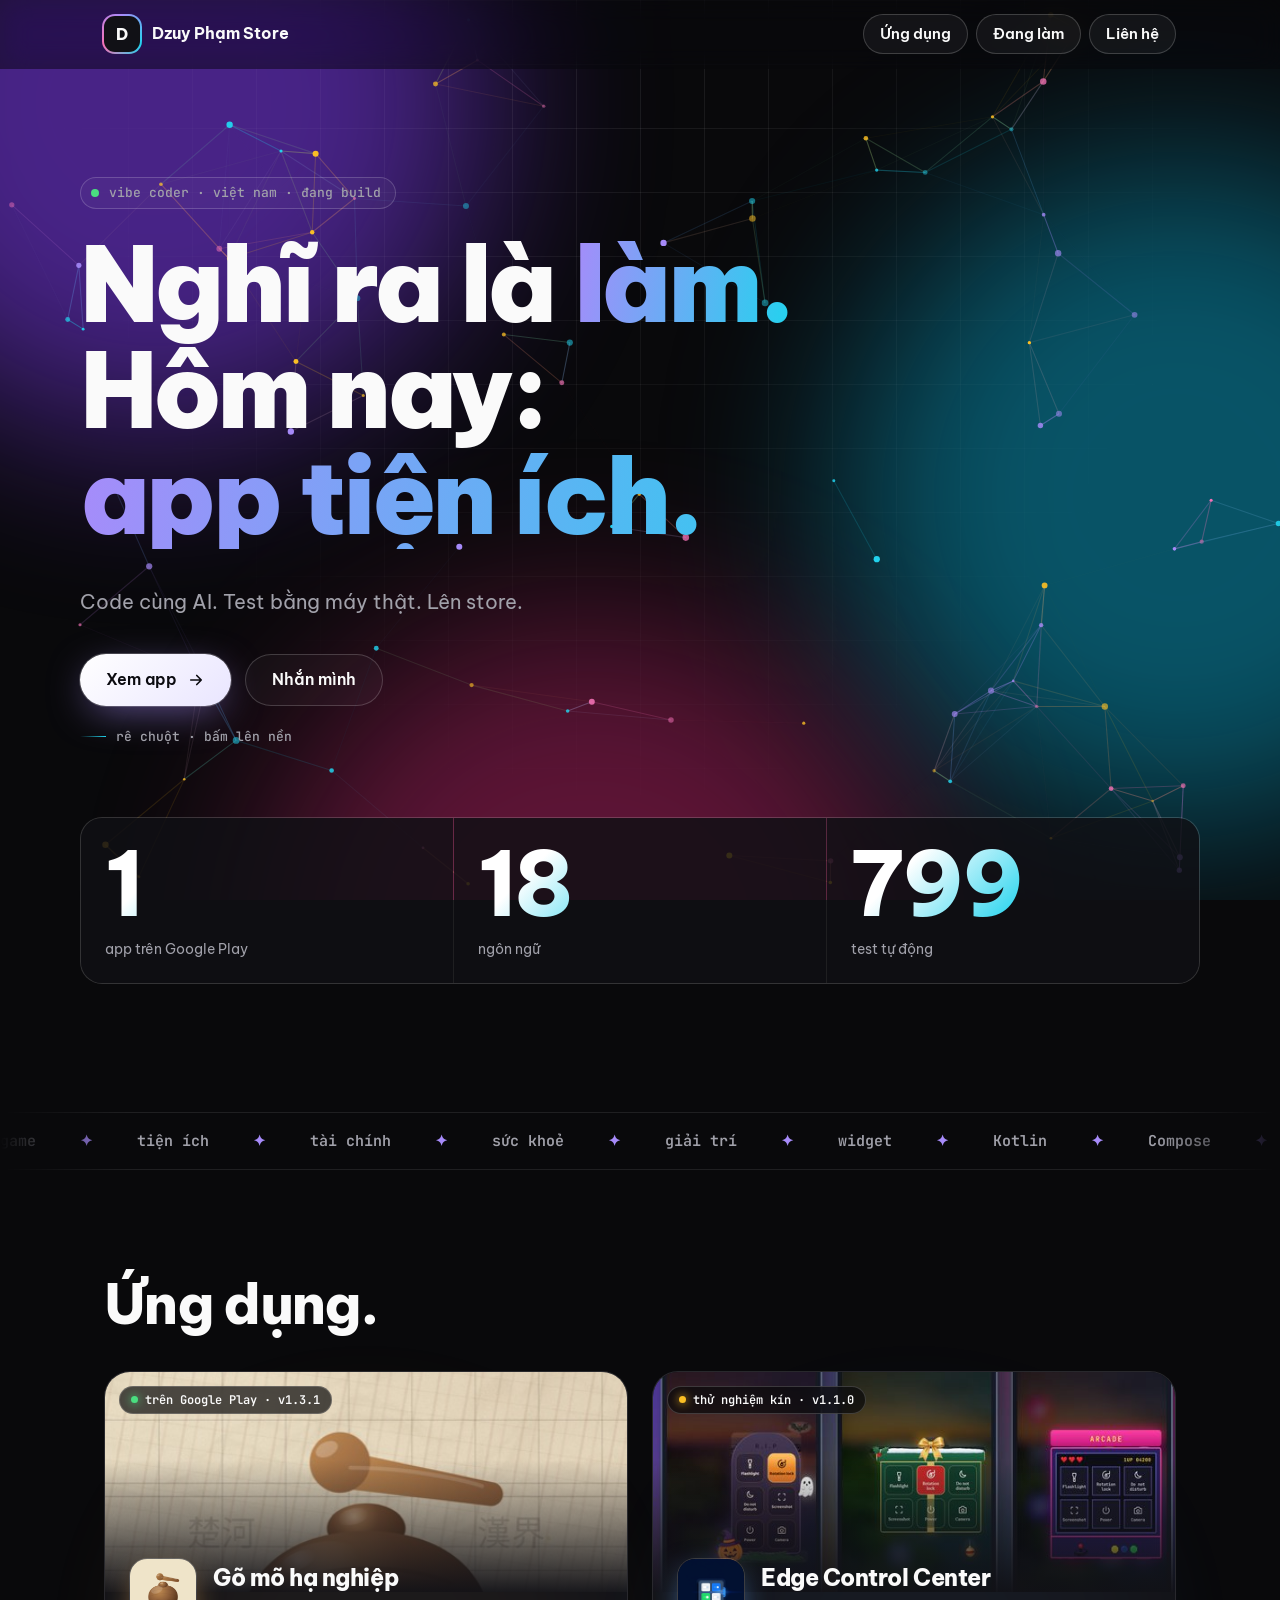
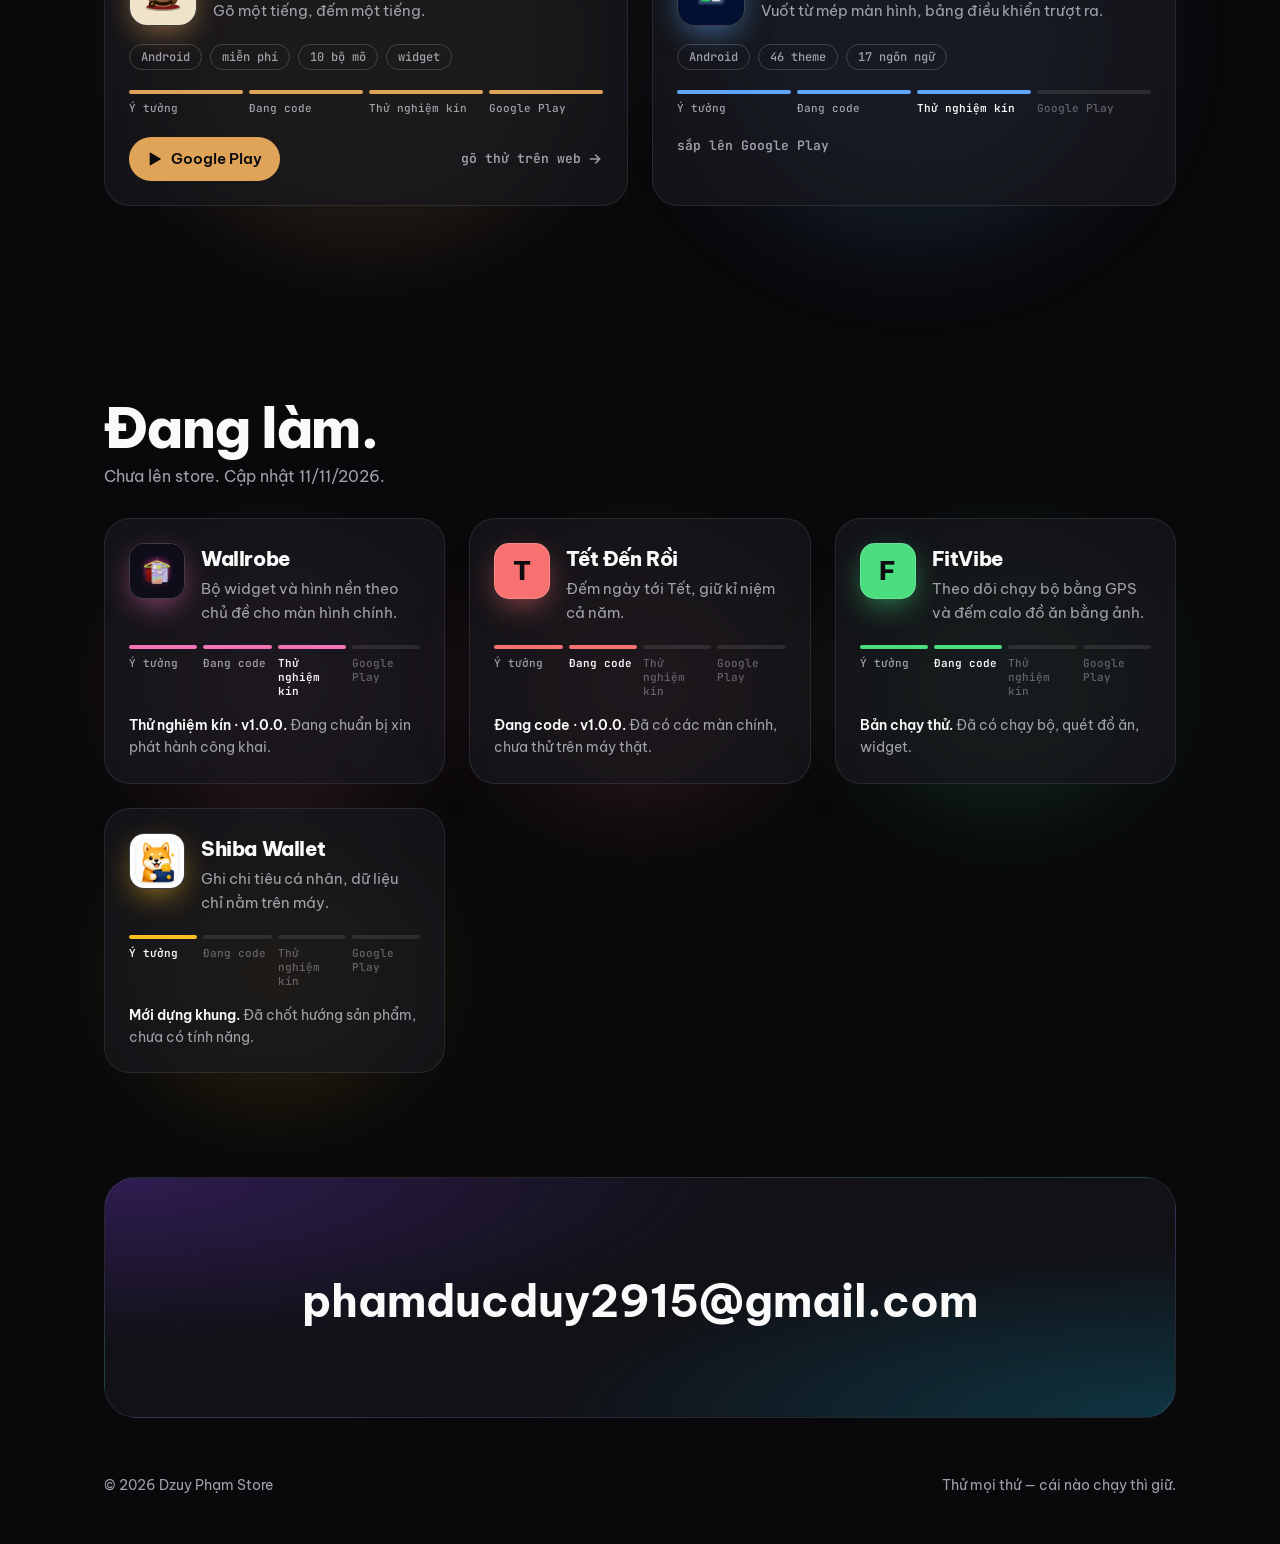
<file: index.html>
<!doctype html>
<html lang="vi">
  <head>
    <meta charset="utf-8" />
    <meta name="viewport" content="width=device-width, initial-scale=1" />
    <title>Dzuy Phạm Store</title>
    <meta
      name="description"
      content="Một vibe coder người Việt thử đủ thứ, cái nào chạy được thì đưa lên store."
    />
    <meta name="theme-color" content="#09090b" />
    <meta
      property="og:title"
      content="Dzuy Phạm Store — vibe coder Việt thử đủ thứ"
    />
    <meta
      property="og:description"
      content="Các app nhỏ của một vibe coder người Việt. Cái nào chạy được thì lên store."
    />
    <meta
      property="og:image"
      content="https://duyhelloworld.github.io/gomo/img/gomo-co_tuong.jpg"
    />
    <link rel="icon" href="favicon.png" />
    <link rel="preconnect" href="https://fonts.googleapis.com" />
    <link rel="preconnect" href="https://fonts.gstatic.com" crossorigin />
    <link
      href="https://fonts.googleapis.com/css2?family=Be+Vietnam+Pro:wght@400;500;600;700;800;900&family=JetBrains+Mono:wght@400;600&display=swap"
      rel="stylesheet"
    />
    <style>
      /* Store theme: studio tối, neon nhẹ. Mỗi thẻ app tự mang màu nhấn của nó qua --accent. */
      :root {
        color-scheme: dark;
        --bg: #09090b;
        --bg-2: #111116;
        --card: rgba(24, 24, 30, 0.72);
        --line: rgba(255, 255, 255, 0.09);
        --line-2: rgba(255, 255, 255, 0.18);
        --ink: #fafafa;
        --ink-2: #a1a1aa;
        --violet: #a78bfa;
        --cyan: #22d3ee;
        --pink: #f472b6;
        --ease-out: cubic-bezier(0.16, 1, 0.3, 1);
        --spring: cubic-bezier(0.34, 1.56, 0.64, 1);
        --r: 22px;
        --mono: "JetBrains Mono", ui-monospace, monospace;
      }
      * {
        box-sizing: border-box;
      }
      html {
        -webkit-text-size-adjust: 100%;
        scroll-behavior: smooth;
      }
      body {
        margin: 0;
        background: var(--bg);
        color: var(--ink);
        font:
          16px/1.6 "Be Vietnam Pro",
          system-ui,
          sans-serif;
        overflow-x: hidden;
      }
      a {
        color: inherit;
      }
      :focus-visible {
        outline: 2px solid var(--cyan);
        outline-offset: 4px;
        border-radius: 10px;
      }
      .wrap {
        max-width: 1120px;
        margin: 0 auto;
        padding: 0 24px;
      }
      .skip {
        position: absolute;
        left: -999px;
        top: 8px;
        z-index: 100;
        background: var(--bg-2);
        padding: 8px 12px;
        border-radius: 8px;
      }
      .skip:focus {
        left: 8px;
      }

      /* ---------- nền: hạt sao + quầng màu trôi ---------- */
      #sao {
        position: fixed;
        inset: 0;
        width: 100%;
        height: 100%;
        z-index: -2;
      }
      .aurora {
        position: fixed;
        inset: 0;
        z-index: -3;
        overflow: hidden;
        pointer-events: none;
      }
      .aurora i {
        position: absolute;
        width: 52vmax;
        height: 52vmax;
        border-radius: 50%;
        filter: blur(90px);
        opacity: 0.55;
        animation: troi 22s ease-in-out infinite alternate;
      }
      .aurora i:nth-child(1) {
        background: #7c3aed;
        left: -14vmax;
        top: -18vmax;
      }
      .aurora i:nth-child(2) {
        background: #0891b2;
        right: -18vmax;
        top: 18vh;
        animation-duration: 28s;
        animation-delay: -6s;
      }
      .aurora i:nth-child(3) {
        background: #db2777;
        left: 20vw;
        bottom: -30vmax;
        opacity: 0.4;
        animation-duration: 34s;
        animation-delay: -12s;
      }
      @keyframes troi {
        0% {
          transform: translate(0, 0) scale(1);
        }
        50% {
          transform: translate(8vmax, 6vmax) scale(1.12);
        }
        100% {
          transform: translate(-6vmax, 10vmax) scale(0.94);
        }
      }
      .grain {
        position: fixed;
        inset: 0;
        z-index: -1;
        pointer-events: none;
        background-image:
          linear-gradient(var(--line) 1px, transparent 1px),
          linear-gradient(90deg, var(--line) 1px, transparent 1px);
        background-size: 64px 64px;
        mask-image: radial-gradient(
          ellipse at 50% 0%,
          #000 0%,
          transparent 70%
        );
        opacity: 0.9;
      }
      .glow-cursor {
        position: fixed;
        left: 0;
        top: 0;
        width: 520px;
        height: 520px;
        margin: -260px 0 0 -260px;
        border-radius: 50%;
        background: radial-gradient(
          circle,
          rgba(167, 139, 250, 0.13),
          transparent 60%
        );
        pointer-events: none;
        z-index: -1;
        opacity: 0;
        transition: opacity 0.4s;
      }

      /* ---------- header ---------- */
      header {
        position: sticky;
        top: 0;
        z-index: 20;
        backdrop-filter: blur(14px) saturate(1.4);
        -webkit-backdrop-filter: blur(14px) saturate(1.4);
        background: rgba(9, 9, 11, 0.55);
        border-bottom: 1px solid transparent;
        transition: border-color 0.3s;
      }
      header.cuon {
        border-color: var(--line);
      }
      header .wrap {
        display: flex;
        align-items: center;
        justify-content: space-between;
        gap: 16px;
        height: 68px;
      }
      .brand {
        display: flex;
        align-items: center;
        gap: 12px;
        text-decoration: none;
        font-weight: 700;
        letter-spacing: -0.01em;
      }
      .mark {
        position: relative;
        display: grid;
        place-items: center;
        width: 36px;
        height: 36px;
        border-radius: 11px;
        font:
          800 16px/1 "Be Vietnam Pro",
          sans-serif;
        background: var(--bg-2);
        isolation: isolate;
      }
      .mark::before {
        content: "";
        position: absolute;
        inset: -2px;
        border-radius: 13px;
        z-index: -1;
        background: conic-gradient(
          from var(--goc, 0deg),
          var(--violet),
          var(--cyan),
          var(--pink),
          var(--violet)
        );
        animation: quay 6s linear infinite;
      }
      .mark::after {
        content: "";
        position: absolute;
        inset: 0;
        border-radius: 11px;
        background: var(--bg-2);
        z-index: -1;
      }
      @property --goc {
        syntax: "<angle>";
        inherits: false;
        initial-value: 0deg;
      }
      @keyframes quay {
        to {
          --goc: 360deg;
        }
      }
      nav {
        display: flex;
        gap: 4px;
      }
      nav a {
        position: relative;
        text-decoration: none;
        color: var(--ink-2);
        padding: 10px 12px;
        font-weight: 500;
        font-size: 15px;
        transition: color 0.2s;
      }
      nav a::after {
        content: "";
        position: absolute;
        left: 12px;
        right: 12px;
        bottom: 6px;
        height: 2px;
        border-radius: 2px;
        background: linear-gradient(90deg, var(--violet), var(--cyan));
        transform: scaleX(0);
        transform-origin: left;
        transition: transform 0.35s var(--ease-out);
      }
      nav a:hover {
        color: var(--ink);
      }
      nav a:hover::after {
        transform: scaleX(1);
      }

      /* ---------- hero ---------- */
      .hero {
        padding: clamp(56px, 12vh, 120px) 0 56px;
      }
      .eyebrow {
        display: inline-flex;
        align-items: center;
        gap: 10px;
        margin: 0 0 22px;
        padding: 6px 14px 6px 10px;
        border: 1px solid var(--line-2);
        border-radius: 999px;
        font: 500 13px/1.4 var(--mono);
        color: var(--ink-2);
        background: rgba(255, 255, 255, 0.03);
      }
      .eyebrow .dot {
        width: 8px;
        height: 8px;
        border-radius: 50%;
        background: #4ade80;
        box-shadow: 0 0 0 0 rgba(74, 222, 128, 0.6);
        animation: nhip 2s infinite;
      }
      @keyframes nhip {
        70% {
          box-shadow: 0 0 0 10px rgba(74, 222, 128, 0);
        }
        100% {
          box-shadow: 0 0 0 0 rgba(74, 222, 128, 0);
        }
      }
      h1 {
        margin: 0;
        font-weight: 900;
        font-size: clamp(42px, 8.4vw, 104px);
        line-height: 1.02;
        letter-spacing: -0.035em;
        text-wrap: balance;
      }
      h1 .w {
        display: inline-block;
        opacity: 0;
        transform: translateY(0.5em) rotate(3deg);
        filter: blur(10px);
      }
      .ready h1 .w {
        animation: len 0.9s var(--ease-out) forwards;
        animation-delay: calc(var(--i) * 70ms + 100ms);
      }
      @keyframes len {
        to {
          opacity: 1;
          transform: none;
          filter: none;
        }
      }
      .grad {
        background: linear-gradient(
          100deg,
          var(--violet),
          var(--cyan) 35%,
          var(--pink) 65%,
          var(--violet)
        );
        background-size: 300% 100%;
        -webkit-background-clip: text;
        background-clip: text;
        color: transparent;
        animation: chay 8s linear infinite;
      }
      @keyframes chay {
        to {
          background-position: 300% 0;
        }
      }
      .doi {
        display: inline-grid;
        vertical-align: bottom;
        overflow: hidden;
        padding-bottom: 0.08em;
      }
      .doi > span {
        grid-area: 1 / 1;
        transition:
          transform 0.6s var(--ease-out),
          opacity 0.6s,
          filter 0.6s;
      }
      .doi > span:not(.on) {
        transform: translateY(105%);
        opacity: 0;
        filter: blur(6px);
      }
      .doi > span.ra {
        transform: translateY(-105%);
      }
      .lead {
        max-width: 54ch;
        margin: 28px 0 36px;
        font-size: clamp(17px, 2vw, 20px);
        color: var(--ink-2);
      }
      .lead b {
        color: var(--ink);
        font-weight: 600;
      }
      .fade {
        opacity: 0;
        transform: translateY(16px);
      }
      .ready .fade {
        animation: len 0.9s var(--ease-out) forwards;
        animation-delay: var(--d, 0ms);
      }
      .cta {
        display: flex;
        flex-wrap: wrap;
        gap: 14px;
      }
      .btn {
        position: relative;
        display: inline-flex;
        align-items: center;
        gap: 10px;
        min-height: 52px;
        padding: 0 26px;
        border-radius: 999px;
        text-decoration: none;
        font-weight: 600;
        cursor: pointer;
        transition:
          transform 0.25s var(--spring),
          box-shadow 0.3s,
          background 0.3s,
          border-color 0.3s;
        will-change: transform;
      }
      .btn svg {
        width: 18px;
        height: 18px;
        flex: none;
        transition: transform 0.3s var(--spring);
      }
      .btn:hover svg {
        transform: translateX(4px);
      }
      .btn:active {
        transform: scale(0.96);
      }
      .btn-primary {
        color: #0b0b10;
        background: linear-gradient(135deg, #fff, #e9e5ff);
        box-shadow:
          0 0 0 1px rgba(255, 255, 255, 0.2),
          0 10px 40px -10px rgba(167, 139, 250, 0.7);
      }
      .btn-primary:hover {
        box-shadow:
          0 0 0 1px rgba(255, 255, 255, 0.4),
          0 14px 50px -8px rgba(34, 211, 238, 0.75);
      }
      .btn-ghost {
        border: 1px solid var(--line-2);
        background: rgba(255, 255, 255, 0.03);
      }
      .btn-ghost:hover {
        border-color: rgba(255, 255, 255, 0.4);
        background: rgba(255, 255, 255, 0.06);
      }

      /* ---------- số liệu ---------- */
      .stats {
        display: grid;
        grid-template-columns: repeat(3, 1fr);
        gap: 1px;
        margin-top: 72px;
        border: 1px solid var(--line);
        border-radius: var(--r);
        overflow: hidden;
        background: var(--line);
      }
      .stats div {
        padding: 22px 24px;
        background: rgba(12, 12, 16, 0.82);
      }
      .stats b {
        display: block;
        font-size: clamp(30px, 4.4vw, 44px);
        font-weight: 800;
        letter-spacing: -0.03em;
        font-variant-numeric: tabular-nums;
      }
      .stats span {
        color: var(--ink-2);
        font-size: 14px;
      }

      /* ---------- dải chạy chữ ---------- */
      .marquee {
        margin: 72px 0 0;
        padding: 18px 0;
        border-block: 1px solid var(--line);
        overflow: hidden;
        mask-image: linear-gradient(
          90deg,
          transparent,
          #000 10%,
          #000 90%,
          transparent
        );
      }
      .marquee .track {
        display: flex;
        width: max-content;
        gap: 44px;
        animation: troi-ngang 38s linear infinite;
      }
      .marquee:hover .track {
        animation-play-state: paused;
      }
      .marquee span {
        display: inline-flex;
        align-items: center;
        gap: 44px;
        font: 600 15px var(--mono);
        color: var(--ink-2);
        white-space: nowrap;
      }
      .marquee span::after {
        content: "✦";
        color: var(--violet);
      }
      @keyframes troi-ngang {
        to {
          transform: translateX(-50%);
        }
      }

      /* ---------- section ---------- */
      section {
        padding: 104px 0 0;
      }
      .kicker {
        margin: 0 0 12px;
        font: 600 13px var(--mono);
        color: var(--cyan);
        letter-spacing: 0.04em;
      }
      h2 {
        margin: 0 0 14px;
        font-size: clamp(32px, 5vw, 56px);
        font-weight: 800;
        line-height: 1.08;
        letter-spacing: -0.03em;
        text-wrap: balance;
      }
      .sub {
        margin: 0 0 40px;
        max-width: 58ch;
        color: var(--ink-2);
        font-size: 17px;
      }
      [data-reveal] {
        opacity: 0;
        transform: translateY(32px);
        transition:
          opacity 0.9s var(--ease-out),
          transform 0.9s var(--ease-out);
        transition-delay: var(--d, 0ms);
      }
      [data-reveal].in {
        opacity: 1;
        transform: none;
      }

      /* ---------- thẻ app ---------- */
      .app-grid {
        display: grid;
        grid-template-columns: repeat(auto-fit, minmax(min(100%, 340px), 1fr));
        gap: 24px;
        margin: 0;
        padding: 0;
        list-style: none;
        perspective: 1200px;
      }
      .app-card {
        --accent: var(--violet);
        --mx: 50%;
        --my: 50%;
        position: relative;
        border-radius: 26px;
        transform-style: preserve-3d;
        transition: transform 0.5s var(--ease-out);
      }
      .app-card .shell {
        position: relative;
        height: 100%;
        display: flex;
        flex-direction: column;
        border-radius: 26px;
        background: var(--card);
        border: 1px solid var(--line);
        overflow: hidden;
        isolation: isolate;
      }
      /* viền sáng chạy theo con trỏ */
      .app-card .shell::before {
        content: "";
        position: absolute;
        inset: 0;
        border-radius: inherit;
        padding: 1px;
        background: radial-gradient(
          420px circle at var(--mx) var(--my),
          var(--accent),
          transparent 45%
        );
        -webkit-mask:
          linear-gradient(#000 0 0) content-box,
          linear-gradient(#000 0 0);
        -webkit-mask-composite: xor;
        mask-composite: exclude;
        opacity: 0;
        transition: opacity 0.4s;
        z-index: 2;
        pointer-events: none;
      }
      /* đèn rọi mờ trên mặt thẻ */
      .app-card .shell::after {
        content: "";
        position: absolute;
        inset: 0;
        background: radial-gradient(
          600px circle at var(--mx) var(--my),
          color-mix(in srgb, var(--accent) 16%, transparent),
          transparent 40%
        );
        opacity: 0;
        transition: opacity 0.4s;
        pointer-events: none;
        z-index: 1;
      }
      .app-card:hover .shell::before,
      .app-card:hover .shell::after {
        opacity: 1;
      }
      .app-card .halo {
        position: absolute;
        inset: 18% 10% -6%;
        border-radius: 50%;
        background: var(--accent);
        filter: blur(60px);
        opacity: 0.16;
        z-index: -1;
        transition:
          opacity 0.5s,
          transform 0.5s var(--ease-out);
      }
      .app-card:hover .halo {
        opacity: 0.38;
        transform: translateY(14px) scale(1.05);
      }
      .cover {
        position: relative;
        height: 220px;
        overflow: hidden;
      }
      .cover img {
        width: 100%;
        height: 100%;
        object-fit: cover;
        object-position: center 50%;
        display: block;
        transform: scale(1.04);
        transition: transform 1.2s var(--ease-out);
      }
      .app-card:hover .cover img {
        transform: scale(1.12);
      }
      .cover::after {
        content: "";
        position: absolute;
        inset: 0;
        background: linear-gradient(
          180deg,
          transparent 40%,
          rgba(17, 17, 22, 0.96)
        );
      }
      .tag-live {
        position: absolute;
        top: 14px;
        left: 14px;
        z-index: 3;
        display: inline-flex;
        align-items: center;
        gap: 7px;
        padding: 5px 11px;
        border-radius: 999px;
        font: 600 12px var(--mono);
        background: rgba(9, 9, 11, 0.7);
        backdrop-filter: blur(8px);
        border: 1px solid var(--line-2);
      }
      .tag-live::before {
        content: "";
        width: 7px;
        height: 7px;
        border-radius: 50%;
        background: #4ade80;
        box-shadow: 0 0 10px #4ade80;
      }
      .body {
        position: relative;
        z-index: 3;
        display: grid;
        grid-template-columns: auto 1fr;
        gap: 2px 16px;
        padding: 0 24px 24px;
        margin-top: -34px;
        transform: translateZ(40px);
      }
      .icon {
        grid-row: span 2;
        width: 68px;
        height: 68px;
        border-radius: 18px;
        border: 1px solid var(--line-2);
        box-shadow: 0 10px 30px -6px
          color-mix(in srgb, var(--accent) 60%, transparent);
        transition: transform 0.5s var(--spring);
      }
      .app-card:hover .icon {
        transform: rotate(-6deg) scale(1.06);
      }
      .body h3 {
        margin: 0;
        align-self: end;
        font-size: 23px;
        font-weight: 800;
        letter-spacing: -0.02em;
      }
      .body h3 a {
        text-decoration: none;
      }
      .body h3 a::after {
        content: "";
        position: absolute;
        inset: -260px 0 0;
      }
      .tagline {
        margin: 0;
        color: var(--ink-2);
        font-size: 15px;
      }
      .chips {
        grid-column: 1 / -1;
        display: flex;
        flex-wrap: wrap;
        gap: 8px;
        margin: 16px 0 0;
        padding: 0;
        list-style: none;
      }
      .chips li {
        padding: 4px 11px;
        border-radius: 999px;
        font: 500 12px var(--mono);
        color: var(--ink-2);
        border: 1px solid var(--line-2);
      }
      .row {
        grid-column: 1 / -1;
        display: flex;
        align-items: center;
        justify-content: space-between;
        flex-wrap: wrap;
        gap: 12px;
        margin-top: 20px;
      }
      .play {
        white-space: nowrap;
        position: relative;
        z-index: 4;
        display: inline-flex;
        align-items: center;
        gap: 8px;
        min-height: 44px;
        padding: 0 18px;
        border-radius: 999px;
        font-weight: 600;
        font-size: 15px;
        text-decoration: none;
        color: #0b0b10;
        background: var(--accent);
        transition:
          transform 0.25s var(--spring),
          box-shadow 0.3s;
      }
      .play:hover {
        box-shadow: 0 8px 30px -6px var(--accent);
        transform: translateY(-2px);
      }
      .play svg {
        width: 16px;
        height: 16px;
      }
      .more {
        white-space: nowrap;
        font: 600 13px var(--mono);
        color: var(--ink-2);
        display: inline-flex;
        gap: 6px;
        align-items: center;
      }
      .more svg {
        width: 16px;
        height: 16px;
        transition: transform 0.3s var(--spring);
      }
      .app-card:hover .more {
        color: var(--ink);
      }
      .app-card:hover .more svg {
        transform: translateX(5px);
      }

      .app-card.soon .shell {
        justify-content: center;
        align-items: center;
        min-height: 360px;
        padding: 32px;
        text-align: center;
        background: rgba(12, 12, 16, 0.5);
        border-style: dashed;
        border-color: var(--line-2);
      }
      .lo {
        position: relative;
        width: 86px;
        height: 86px;
        margin-bottom: 22px;
      }
      .lo i {
        position: absolute;
        inset: 0;
        border-radius: 50%;
        border: 2px solid transparent;
        border-top-color: var(--violet);
        animation: xoay 1.6s linear infinite;
      }
      .lo i:nth-child(2) {
        inset: 12px;
        border-top-color: var(--cyan);
        animation-duration: 2.3s;
        animation-direction: reverse;
      }
      .lo i:nth-child(3) {
        inset: 24px;
        border-top-color: var(--pink);
        animation-duration: 1.1s;
      }
      .lo b {
        position: absolute;
        inset: 0;
        display: grid;
        place-items: center;
        font: 600 13px var(--mono);
        color: var(--ink-2);
      }
      @keyframes xoay {
        to {
          transform: rotate(360deg);
        }
      }
      .soon h3 {
        margin: 0 0 6px;
        font-size: 21px;
        font-weight: 800;
      }
      .soon p {
        margin: 0;
        color: var(--ink-2);
        max-width: 30ch;
      }
      .soon .cham::after {
        content: "";
        animation: ba-cham 1.4s steps(4) infinite;
      }
      @keyframes ba-cham {
        0% {
          content: "";
        }
        25% {
          content: ".";
        }
        50% {
          content: "..";
        }
        75% {
          content: "...";
        }
      }

      /* ---------- tình trạng app ---------- */
      .tag-live.test::before {
        background: #fbbf24;
        box-shadow: 0 0 10px #fbbf24;
      }
      .steps {
        grid-column: 1 / -1;
        display: grid;
        grid-template-columns: repeat(4, 1fr);
        gap: 6px;
        margin: 18px 0 0;
        padding: 0;
        list-style: none;
        counter-reset: buoc;
      }
      .steps li {
        font: 500 11px var(--mono);
        color: var(--ink-2);
        opacity: 0.55;
      }
      .steps li::before {
        content: "";
        display: block;
        height: 4px;
        margin-bottom: 7px;
        border-radius: 999px;
        background: var(--line-2);
      }
      .steps .done,
      .steps .now {
        opacity: 1;
      }
      .steps .done::before {
        background: var(--accent);
      }
      .steps .now {
        color: var(--ink);
        font-weight: 600;
      }
      .steps .now::before {
        background: linear-gradient(
          90deg,
          var(--accent) 0 50%,
          var(--line-2) 50%
        );
        background-size: 200% 100%;
        animation: chay 2.4s linear infinite;
      }
      @keyframes chay {
        from {
          background-position: 100% 0;
        }
        to {
          background-position: 0 0;
        }
      }
      .soon-note {
        font: 600 13px var(--mono);
        color: var(--ink-2);
      }
      .lab h2 {
        margin-top: 88px;
      }
      .lab-sub {
        margin: -8px 0 28px;
        color: var(--ink-2);
      }
      .app-card.dev .body {
        margin-top: 0;
        padding-top: 24px;
      }
      .app-card.dev .icon {
        width: 56px;
        height: 56px;
        border-radius: 15px;
      }
      .icon.letter {
        display: grid;
        place-items: center;
        font-size: 26px;
        font-weight: 800;
        color: #0b0b10;
        background: var(--accent);
      }
      .app-card.dev h3 {
        font-size: 20px;
      }
      .state {
        grid-column: 1 / -1;
        margin: 14px 0 0;
        font-size: 14px;
        color: var(--ink-2);
      }
      .state b {
        color: var(--ink);
        font-weight: 600;
      }

      /* ---------- liên hệ ---------- */
      .contact {
        position: relative;
        margin-top: 104px;
        padding: clamp(36px, 6vw, 72px);
        border-radius: 32px;
        border: 1px solid var(--line);
        background:
          radial-gradient(
            120% 140% at 0% 0%,
            rgba(124, 58, 237, 0.28),
            transparent 50%
          ),
          radial-gradient(
            120% 140% at 100% 100%,
            rgba(8, 145, 178, 0.28),
            transparent 50%
          ),
          var(--bg-2);
        overflow: hidden;
      }
      .contact h2 {
        max-width: 16ch;
      }
      .mail {
        display: inline-flex;
        align-items: center;
        gap: 12px;
        margin-top: 8px;
        font-size: clamp(18px, 3.4vw, 30px);
        font-weight: 700;
        text-decoration: none;
        overflow-wrap: anywhere;
        background: linear-gradient(90deg, var(--ink), var(--ink)) left bottom /
          0% 2px no-repeat;
        transition: background-size 0.5s var(--ease-out);
      }
      .mail:hover {
        background-size: 100% 2px;
      }
      .small-links {
        display: flex;
        flex-wrap: wrap;
        gap: 10px 24px;
        margin-top: 32px;
        font-size: 14px;
        color: var(--ink-2);
      }
      .small-links a {
        text-decoration: none;
        border-bottom: 1px dashed var(--line-2);
      }
      .small-links a:hover {
        color: var(--ink);
      }

      footer {
        padding: 56px 0 48px;
        color: var(--ink-2);
        font-size: 14px;
      }
      footer .wrap {
        display: flex;
        flex-wrap: wrap;
        justify-content: space-between;
        gap: 12px;
      }

      /* ---------- nav: nút viên thuốc rõ ràng (ghi đè kiểu chữ trơn + gạch chân khi rê) ---------- */
      nav { gap: 8px; }
      nav a {
        display: inline-flex;
        align-items: center;
        min-height: 40px;
        padding: 0 16px;
        border: 1px solid var(--line-2);
        border-radius: 999px;
        background: rgba(255, 255, 255, 0.05);
        color: var(--ink);
        font-weight: 600;
        transition: border-color 0.25s, background 0.25s, box-shadow 0.25s, transform 0.15s;
      }
      nav a::after { display: none; }
      nav a:hover {
        border-color: var(--cyan);
        background: rgba(34, 211, 238, 0.1);
        box-shadow: 0 0 18px -4px rgba(34, 211, 238, 0.6);
      }
      nav a:active { transform: scale(0.96); }

      /* ---------- bổ sung: số to, gợi ý nghịch nền, liên hệ gọn ---------- */
      .stats b {
        font-size: clamp(44px, 8vw, 88px);
        line-height: 1;
        margin-bottom: 8px;
        background: linear-gradient(
          135deg,
          #fff 20%,
          var(--cyan) 60%,
          var(--violet)
        );
        -webkit-background-clip: text;
        background-clip: text;
        color: transparent;
      }
      .stats b.chot {
        animation: chot 0.6s var(--spring);
      }
      @keyframes chot {
        40% {
          transform: scale(1.12);
        }
      }
      .stats div {
        transition: background 0.3s;
      }
      .stats div:hover {
        background: rgba(30, 24, 48, 0.85);
      }
      .hint {
        margin: 22px 0 0;
        font: 500 13px var(--mono);
        color: var(--ink-2);
        display: flex;
        align-items: center;
        gap: 10px;
      }
      .hint::before {
        content: "";
        width: 26px;
        height: 1px;
        background: linear-gradient(90deg, transparent, var(--cyan));
      }
      .hint .cham-tay {
        display: none;
      }
      @media (hover: none) {
        .hint .chuot {
          display: none;
        }
        .hint .cham-tay {
          display: inline;
        }
      }
      #apps h2 {
        margin-bottom: 36px;
      }
      .contact {
        display: flex;
        flex-direction: column;
        align-items: center;
        text-align: center;
        padding: clamp(40px, 7vw, 80px) 24px;
      }
      .contact .mail {
        font-size: clamp(20px, 4.4vw, 44px);
      }
      .contact .small-links {
        margin-top: 18px;
      }

      @media (max-width: 760px) {
        nav {
          display: none;
        }
        .how {
          grid-template-columns: 1fr;
        }
        .stats div {
          padding: 18px 16px;
        }
        .stats span {
          font-size: 13px;
        }
      }
      @media (max-width: 420px) {
        .wrap {
          padding: 0 16px;
        }
        .app-grid {
          grid-template-columns: 1fr;
        }
      }
      @media (prefers-reduced-motion: reduce) {
        *,
        *::before,
        *::after {
          animation: none !important;
          transition: none !important;
        }
        h1 .w,
        .fade,
        [data-reveal] {
          opacity: 1 !important;
          transform: none !important;
          filter: none !important;
        }
        html {
          scroll-behavior: auto;
        }
      }
    </style>
  </head>
  <body>
    <a class="skip" href="#main">Bỏ qua tới nội dung</a>
    <div class="aurora" aria-hidden="true"><i></i><i></i><i></i></div>
    <div id="sao" aria-hidden="true"></div>
    <div class="grain" aria-hidden="true"></div>
    <div class="glow-cursor" aria-hidden="true"></div>

    <header>
      <div class="wrap">
        <a class="brand" href="./"
          ><span class="mark" aria-hidden="true">D</span>Dzuy Phạm Store</a
        >
        <nav aria-label="Chính">
          <a href="#apps">Ứng dụng</a><a href="#lab">Đang làm</a><a href="#contact">Liên hệ</a>
        </nav>
      </div>
    </header>

    <main id="main">
      <div class="wrap hero">
        <p class="eyebrow fade" style="--d: 0ms">
          <span class="dot" aria-hidden="true"></span>vibe coder · việt nam ·
          đang build
        </p>
        <h1
          aria-label="Nghĩ ra là làm. Hôm nay: game, tiện ích, tài chính, gõ mõ…"
        >
          <span aria-hidden="true">
            <span class="w" style="--i: 0">Nghĩ</span>
            <span class="w" style="--i: 1">ra</span>
            <span class="w" style="--i: 2">là</span>
            <span class="w grad" style="--i: 3">làm.</span><br />
            <span class="w" style="--i: 4">Hôm nay:</span>
            <span class="w" style="--i: 5"
              ><span class="doi" id="doi"
                ><span class="on grad">game nhỏ.</span
                ><span class="grad">app tiện ích.</span
                ><span class="grad">app tài chính.</span
                ><span class="grad">app gõ mõ.</span
                ><span class="grad">thứ chưa có tên.</span></span
              ></span
            >
          </span>
        </h1>
        <p class="lead fade" style="--d: 600ms">
          Code cùng AI. Test bằng máy thật. Lên store.
        </p>
        <div class="cta fade" style="--d: 750ms">
          <a class="btn btn-primary magnet" href="#apps">
            Xem app
            <svg
              viewBox="0 0 24 24"
              fill="none"
              stroke="currentColor"
              stroke-width="2.2"
              stroke-linecap="round"
              stroke-linejoin="round"
              aria-hidden="true"
            >
              <path d="M5 12h14M13 6l6 6-6 6" />
            </svg>
          </a>
          <a class="btn btn-ghost magnet" href="mailto:phamducduy2915@gmail.com"
            >Nhắn mình</a
          >
        </div>
        <p class="hint fade" style="--d: 1100ms" aria-hidden="true">
          <span class="chuot">rê chuột · bấm lên nền</span
          ><span class="cham-tay">chạm lên nền</span>
        </p>

        <div class="stats" data-reveal>
          <div><b data-dem="1">0</b><span>app trên Google Play</span></div>
          <div><b data-dem="18">0</b><span>ngôn ngữ</span></div>
          <div><b data-dem="805">0</b><span>test tự động</span></div>
        </div>
      </div>

      <div class="marquee" aria-hidden="true">
        <div class="track">
          <span>game</span><span>tiện ích</span><span>tài chính</span
          ><span>sức khoẻ</span><span>giải trí</span><span>widget</span
          ><span>Kotlin</span><span>Compose</span><span>AI pair-coding</span>
          <span>game</span><span>tiện ích</span><span>tài chính</span
          ><span>sức khoẻ</span><span>giải trí</span><span>widget</span
          ><span>Kotlin</span><span>Compose</span><span>AI pair-coding</span>
        </div>
      </div>

      <section id="apps">
        <div class="wrap">
          <h2 data-reveal>Ứng dụng.</h2>
          <ul class="app-grid">
            <li class="app-card" style="--accent: #e0a458" data-reveal>
              <div class="halo" aria-hidden="true"></div>
              <div class="shell">
                <div class="cover">
                  <span class="tag-live">trên Google Play · v1.3.1</span>
                  <img
                    src="gomo/img/gomo-co_tuong.jpg"
                    width="506"
                    height="900"
                    alt=""
                    loading="lazy"
                  />
                </div>
                <div class="body">
                  <img
                    class="icon"
                    src="gomo/img/gomo-icon.png"
                    width="68"
                    height="68"
                    alt=""
                  />
                  <h3><a href="gomo/">Gõ mõ hạ nghiệp</a></h3>
                  <p class="tagline">Gõ một tiếng, đếm một tiếng.</p>
                  <ul class="chips">
                    <li>Android</li>
                    <li>miễn phí</li>
                    <li>10 bộ mõ</li>
                    <li>widget</li>
                  </ul>
                  <ol class="steps" aria-label="Tình trạng: Đã lên Google Play">
                    <li class="done">Ý tưởng</li><li class="done">Đang code</li><li class="done">Thử nghiệm kín</li><li class="done">Google Play</li>
                  </ol>
                  <div class="row">
                    <a
                      class="play"
                      href="https://play.google.com/store/apps/details?id=com.duypd.gomo"
                    >
                      <svg viewBox="0 0 24 24" aria-hidden="true">
                        <path
                          fill="currentColor"
                          d="M4 3.5v17a1 1 0 0 0 1.5.86l14.6-8.5a1 1 0 0 0 0-1.72L5.5 2.64A1 1 0 0 0 4 3.5Z"
                        />
                      </svg>
                      Google Play
                    </a>
                    <span class="more" aria-hidden="true"
                      >gõ thử trên web
                      <svg
                        viewBox="0 0 24 24"
                        fill="none"
                        stroke="currentColor"
                        stroke-width="2.2"
                        stroke-linecap="round"
                      >
                        <path d="M5 12h14M13 6l6 6-6 6" /></svg
                    ></span>
                  </div>
                </div>
              </div>
            </li>
            <li class="app-card" style="--accent: #60a5fa; --d: 120ms" data-reveal>
              <div class="halo" aria-hidden="true"></div>
              <div class="shell">
                <div class="cover">
                  <span class="tag-live test">thử nghiệm kín · v1.1.0</span>
                  <img
                    src="img/ecc-cover.jpg"
                    width="604"
                    height="420"
                    alt=""
                    loading="lazy"
                  />
                </div>
                <div class="body">
                  <img
                    class="icon"
                    src="img/ecc-icon.png"
                    width="68"
                    height="68"
                    alt=""
                  />
                  <h3>Edge Control Center</h3>
                  <p class="tagline">Vuốt từ mép màn hình, bảng điều khiển trượt ra.</p>
                  <ul class="chips">
                    <li>Android</li>
                    <li>46 theme</li>
                    <li>17 ngôn ngữ</li>
                  </ul>
                  <ol class="steps" aria-label="Tình trạng: Thử nghiệm kín">
                    <li class="done">Ý tưởng</li><li class="done">Đang code</li><li class="now">Thử nghiệm kín</li><li>Google Play</li>
                  </ol>
                  <div class="row">
                    <span class="soon-note">sắp lên Google Play</span>
                  </div>
                </div>
              </div>
            </li>
          </ul>
        </div>
      </section>

      <section id="lab" class="lab">
        <div class="wrap">
          <h2 data-reveal>Đang làm.</h2>
          <p class="lab-sub" data-reveal>Chưa lên store. Cập nhật 11/11/2026.</p>
          <ul class="app-grid">
            <li class="app-card dev" style="--accent: #f472b6; --d: 0ms" data-reveal>
              <div class="halo" aria-hidden="true"></div>
              <div class="shell">
                <div class="body">
                  <img class="icon" src="img/wallrobe-icon.png" width="56" height="56" alt="" />
                  <h3>Wallrobe</h3>
                  <p class="tagline">Bộ widget và hình nền theo chủ đề cho màn hình chính.</p>
                  <ol class="steps" aria-label="Tình trạng: Thử nghiệm kín">
                    <li class="done">Ý tưởng</li><li class="done">Đang code</li><li class="now">Thử nghiệm kín</li><li>Google Play</li>
                  </ol>
                  <p class="state"><b>Thử nghiệm kín · v1.0.0.</b> Đang chuẩn bị xin phát hành công khai.</p>
                </div>
              </div>
            </li>
            <li class="app-card dev" style="--accent: #f87171; --d: 120ms" data-reveal>
              <div class="halo" aria-hidden="true"></div>
              <div class="shell">
                <div class="body">
                  <span class="icon letter" aria-hidden="true">T</span>
                  <h3>Tết Đến Rồi</h3>
                  <p class="tagline">Đếm ngày tới Tết, giữ kỉ niệm cả năm.</p>
                  <ol class="steps" aria-label="Tình trạng: Đang code">
                    <li class="done">Ý tưởng</li><li class="now">Đang code</li><li>Thử nghiệm kín</li><li>Google Play</li>
                  </ol>
                  <p class="state"><b>Đang code · v1.0.0.</b> Đã có các màn chính, chưa thử trên máy thật.</p>
                </div>
              </div>
            </li>
            <li class="app-card dev" style="--accent: #4ade80; --d: 240ms" data-reveal>
              <div class="halo" aria-hidden="true"></div>
              <div class="shell">
                <div class="body">
                  <span class="icon letter" aria-hidden="true">F</span>
                  <h3>FitVibe</h3>
                  <p class="tagline">Theo dõi chạy bộ bằng GPS và đếm calo đồ ăn bằng ảnh.</p>
                  <ol class="steps" aria-label="Tình trạng: Đang code">
                    <li class="done">Ý tưởng</li><li class="now">Đang code</li><li>Thử nghiệm kín</li><li>Google Play</li>
                  </ol>
                  <p class="state"><b>Bản chạy thử.</b> Đã có chạy bộ, quét đồ ăn, widget.</p>
                </div>
              </div>
            </li>
            <li class="app-card dev" style="--accent: #fbbf24; --d: 360ms" data-reveal>
              <div class="halo" aria-hidden="true"></div>
              <div class="shell">
                <div class="body">
                  <img class="icon" src="img/shiba-icon.png" width="56" height="56" alt="" />
                  <h3>Shiba Wallet</h3>
                  <p class="tagline">Ghi chi tiêu cá nhân, dữ liệu chỉ nằm trên máy.</p>
                  <ol class="steps" aria-label="Tình trạng: Ý tưởng">
                    <li class="now">Ý tưởng</li><li>Đang code</li><li>Thử nghiệm kín</li><li>Google Play</li>
                  </ol>
                  <p class="state"><b>Mới dựng khung.</b> Đã chốt hướng sản phẩm, chưa có tính năng.</p>
                </div>
              </div>
            </li>
          </ul>
        </div>
      </section>

      <div class="wrap">
        <div class="contact" id="contact" data-reveal>
          <a class="mail" href="mailto:phamducduy2915@gmail.com"
            >phamducduy2915@gmail.com</a
          >
        </div>
      </div>
    </main>

    <footer>
      <div class="wrap">
        <span>© 2026 Dzuy Phạm Store</span>
        <span>Thử mọi thứ — cái nào chạy thì giữ.</span>
      </div>
    </footer>

    <script src="lib/tsparticles/tsparticles.bundle.min.js"></script>
    <script src="lib/canvas-confetti/confetti.browser.js"></script>
    <script>
      (() => {
        const giam = matchMedia("(prefers-reduced-motion: reduce)").matches;
        const tinh = matchMedia("(hover: hover) and (pointer: fine)").matches; // chuột thật, không phải cảm ứng
        requestAnimationFrame(() => document.body.classList.add("ready"));

        const hd = document.querySelector("header");
        addEventListener(
          "scroll",
          () => hd.classList.toggle("cuon", scrollY > 8),
          { passive: true },
        );

        // chữ đổi trong tiêu đề
        const doi = document.getElementById("doi");
        if (!giam && doi) {
          const ds = [...doi.children];
          let i = 0;
          setInterval(() => {
            const cu = ds[i];
            i = (i + 1) % ds.length;
            cu.classList.remove("on");
            cu.classList.add("ra");
            ds[i].classList.remove("ra");
            ds[i].classList.add("on");
            setTimeout(() => cu.classList.remove("ra"), 650);
          }, 2200);
        }

        // hiện dần khi cuộn tới + đếm số (chữ số xáo trộn rồi chốt)
        const dem = (el) => {
          const dich = +el.dataset.dem;
          if (giam) return (el.textContent = dich);
          const t0 = performance.now();
          (function b(t) {
            const p = Math.min(1, (t - t0) / 1600);
            el.textContent = Math.round(dich * (1 - Math.pow(2, -10 * p)));
            if (p < 1) requestAnimationFrame(b);
            else el.classList.add("chot");
          })(t0);
        };
        const io = new IntersectionObserver(
          (es) =>
            es.forEach((e) => {
              if (!e.isIntersecting) return;
              e.target.classList.add("in");
              e.target.querySelectorAll("[data-dem]").forEach(dem);
              io.unobserve(e.target);
            }),
          { threshold: 0.15, rootMargin: "0px 0px -40px 0px" },
        );
        document
          .querySelectorAll("[data-reveal]")
          .forEach((el) => io.observe(el));

        // thẻ app: nghiêng 3D + đèn rọi theo con trỏ
        document.querySelectorAll(".app-card").forEach((c) => {
          c.addEventListener("pointermove", (e) => {
            const r = c.getBoundingClientRect(),
              x = (e.clientX - r.left) / r.width,
              y = (e.clientY - r.top) / r.height;
            c.style.setProperty("--mx", x * 100 + "%");
            c.style.setProperty("--my", y * 100 + "%");
            if (tinh && !giam && !c.classList.contains("soon")) {
              c.style.transition = "transform .12s ease-out";
              c.style.transform = `rotateX(${(0.5 - y) * 10}deg) rotateY(${(x - 0.5) * 12}deg)`;
            }
          });
          c.addEventListener("pointerleave", () => {
            c.style.transition = "";
            c.style.transform = "";
          });
        });

        // nút hút theo con trỏ
        if (tinh && !giam)
          document.querySelectorAll(".magnet").forEach((b) => {
            b.addEventListener("pointermove", (e) => {
              const r = b.getBoundingClientRect();
              b.style.transform = `translate(${(e.clientX - r.left - r.width / 2) * 0.22}px, ${(e.clientY - r.top - r.height / 2) * 0.32}px)`;
            });
            b.addEventListener("pointerleave", () => (b.style.transform = ""));
          });

        // quầng sáng đi theo con trỏ
        const g = document.querySelector(".glow-cursor");
        let gx = innerWidth / 2,
          gy = innerHeight / 3,
          tx = gx,
          ty = gy;
        if (tinh && !giam) {
          addEventListener(
            "pointermove",
            (e) => {
              tx = e.clientX;
              ty = e.clientY;
              g.style.opacity = 1;
            },
            { passive: true },
          );
          (function theo() {
            gx += (tx - gx) * 0.12;
            gy += (ty - gy) * 0.12;
            g.style.transform = `translate(${gx}px, ${gy}px)`;
            requestAnimationFrame(theo);
          })();
        }

        /* ---------- nền + cú bấm: hai thư viện, mỗi cái làm đúng phần nó giỏi ----------
           tsParticles 4.4.0 (MIT)   → chòm sao nền; rê chuột = dây nối tới con trỏ + hạt gần phình sáng; bấm = sóng đẩy hạt
           canvas-confetti 1.9.4 (ISC) → bấm = chùm tia lửa văng ra rồi rơi theo vật lý */
        const MAU = ["#a78bfa", "#22d3ee", "#f472b6", "#fbbf24"];
        (async () => {
          if (!window.tsParticles) return; // thư viện không tải được thì nền chỉ còn quầng màu
          await loadFull(tsParticles);
          await tsParticles.load({
            id: "sao",
            options: {
              fullScreen: { enable: true, zIndex: -2 },
              background: { color: "transparent" },
              fpsLimit: 120,
              detectRetina: true,
              pauseOnBlur: true,
              particles: {
                number: { value: tinh ? 160 : 80, density: { enable: true } },
                paint: { fill: { enable: true, color: { value: MAU } } }, // v4: màu nằm trong paint.fill
                twinkle: { particles: { enable: !giam, frequency: 0.04, opacity: 1, color: { value: "#ffffff" } } },
                opacity: { value: { min: 0.45, max: 1 }, animation: { enable: !giam, speed: 0.8, sync: false } },
                size: { value: { min: 1.2, max: 3.4 } },
                links: { enable: true, distance: 140, color: "random", opacity: 0.45, width: 1.1 },
                move: { enable: !giam, speed: 0.7, outModes: "out" },
              },
              interactivity: {
                detectsOn: "window",
                events: {
                  onHover: { enable: !giam, mode: ["grab", "bubble"] },
                  onClick: { enable: !giam, mode: "repulse" },
                },
                modes: {
                  grab: { distance: 240, links: { opacity: 0.95, color: "#22d3ee" } },
                  bubble: { distance: 170, size: 6, duration: 0.4, opacity: 1 },
                  repulse: { distance: 260, duration: 0.9, speed: 1.6 },
                },
              },
            },
          });
        })();

        // tia lửa khi bấm lên nền (không bắn khi bấm vào link/nút/thẻ app)
        if (window.confetti && !giam) {
          const no = (x, y) => {
            const origin = { x: x / innerWidth, y: y / innerHeight };
            const chung = { origin, colors: MAU, zIndex: 50, disableForReducedMotion: true };
            confetti({ ...chung, particleCount: 46, spread: 360, startVelocity: 26, gravity: 0.8, decay: 0.91, ticks: 120, scalar: 0.9, shapes: ["circle", "star"] });
            confetti({ ...chung, particleCount: 22, spread: 360, startVelocity: 44, gravity: 0.5, decay: 0.88, ticks: 70, scalar: 0.5, shapes: ["circle"] });
          };
          addEventListener("pointerdown", (e) => {
            if (e.button > 0 || e.target.closest("a, button, input, textarea, select, .app-card")) return;
            no(e.clientX, e.clientY);
          });
        }
      })();
    </script>
  </body>
</html>
</file>
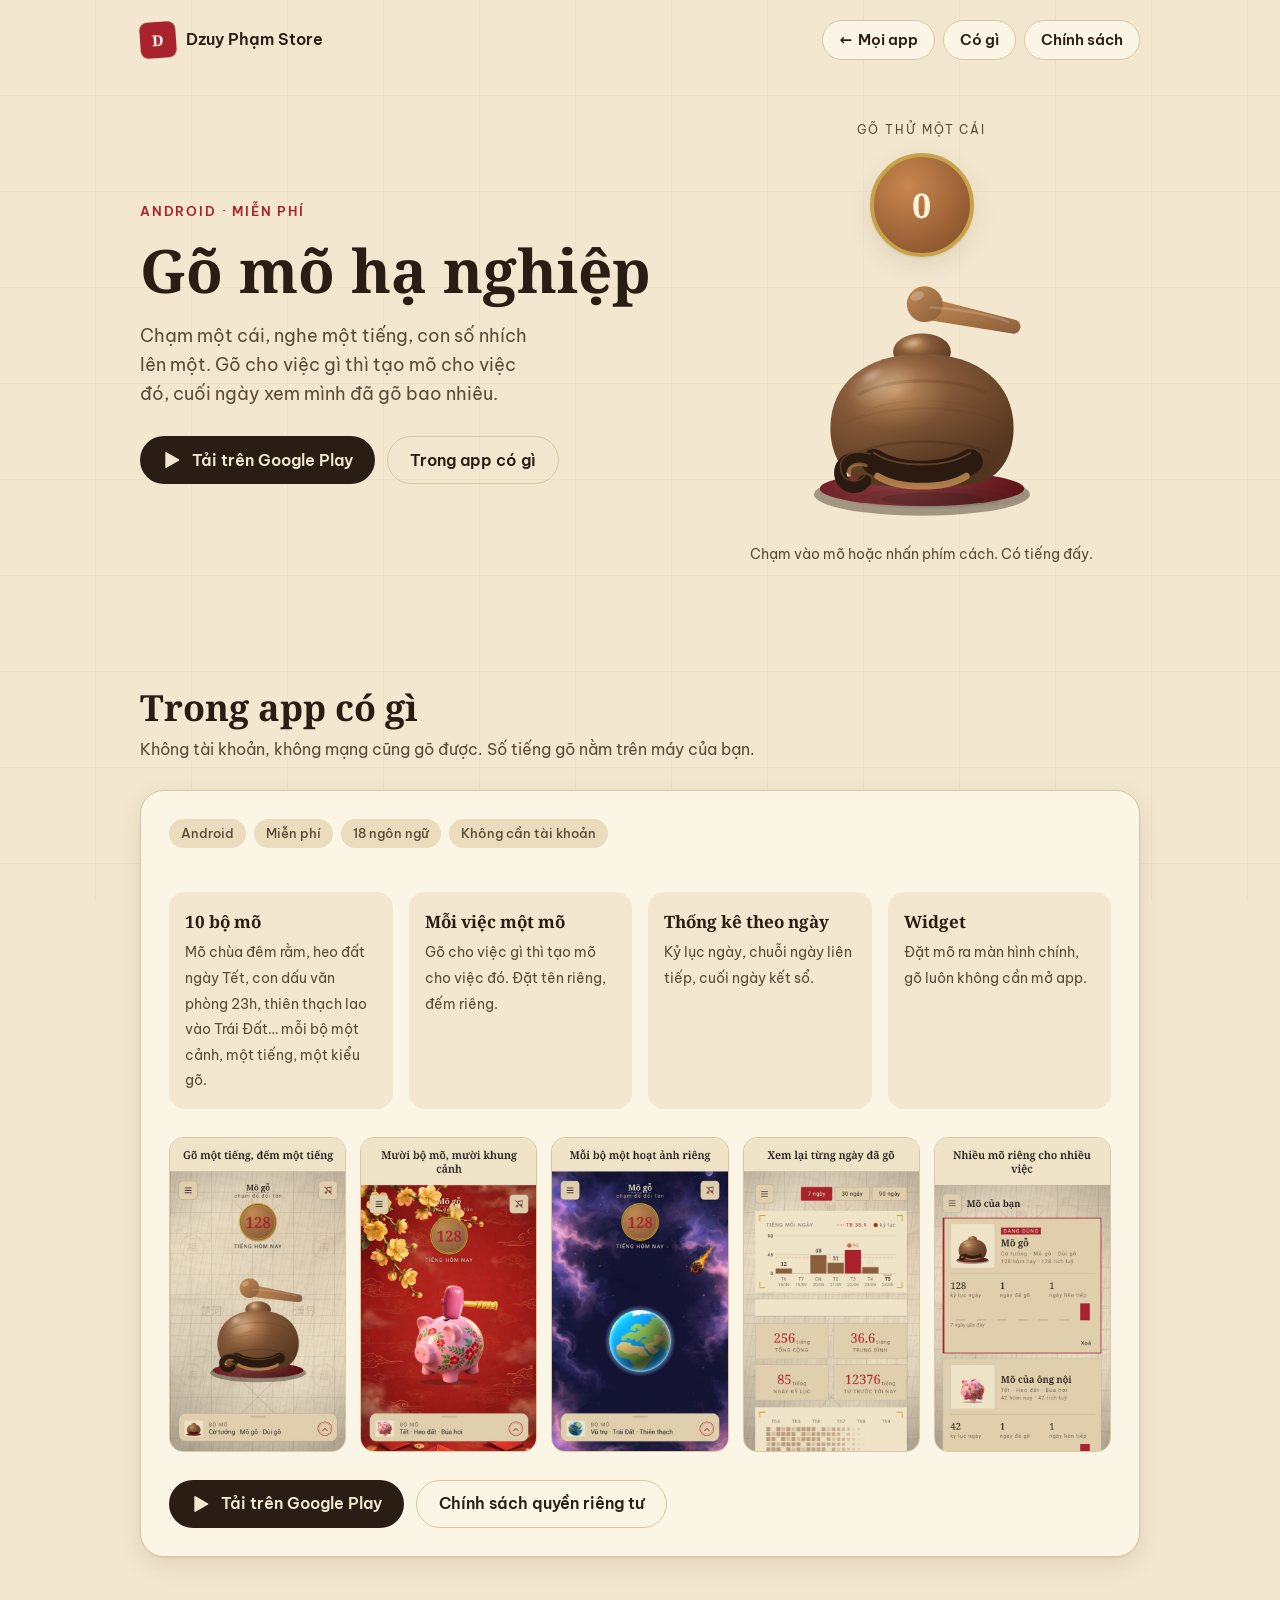
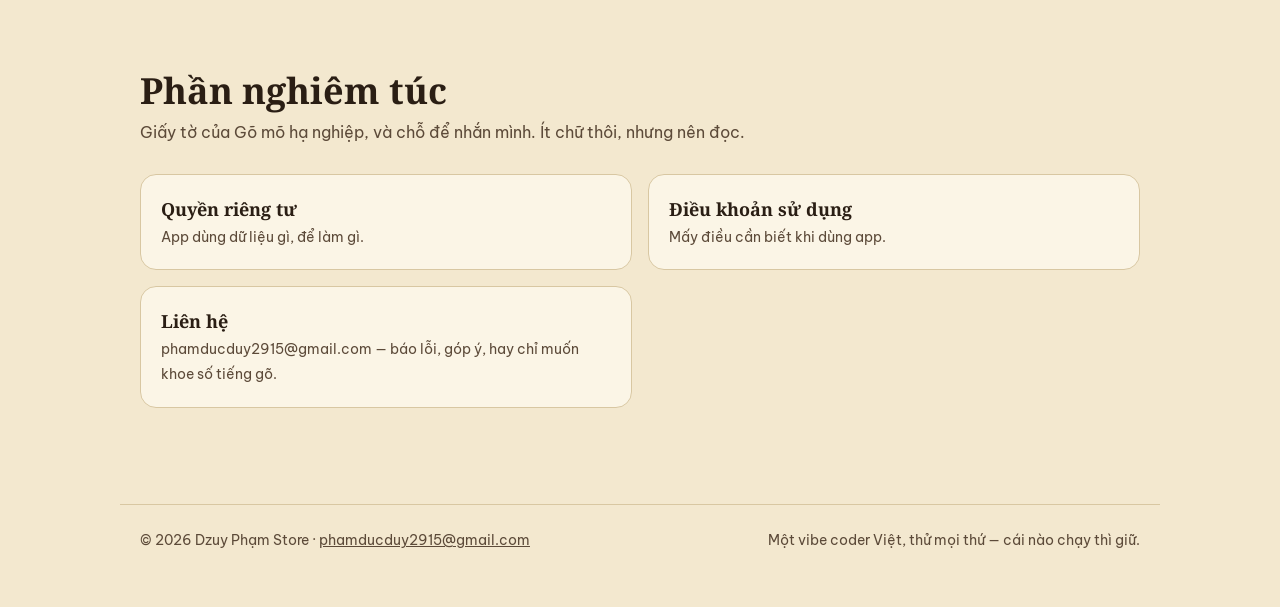
<file: gomo/index.html>
<!doctype html>
<html lang="vi">
  <head>
    <meta charset="utf-8" />
    <meta name="viewport" content="width=device-width, initial-scale=1" />
    <title>Gõ mõ hạ nghiệp — Dzuy Phạm Store</title>
    <meta
      name="description"
      content="Gõ mõ hạ nghiệp: chạm một cái, nghe một tiếng, con số nhích lên một. 10 bộ mõ, thống kê theo ngày, có widget màn hình chính."
    />
    <meta property="og:title" content="Gõ mõ hạ nghiệp" />
    <meta
      property="og:description"
      content="Chạm một cái, nghe một tiếng, con số nhích lên một. 10 bộ mõ, có widget màn hình chính."
    />
    <meta
      property="og:image"
      content="https://duyhelloworld.github.io/gomo/img/gomo-co_tuong.jpg"
    />
    <link rel="icon" href="img/gomo-icon.png" />
    <link rel="preconnect" href="https://fonts.googleapis.com" />
    <link rel="preconnect" href="https://fonts.gstatic.com" crossorigin />
    <link
      href="https://fonts.googleapis.com/css2?family=Noto+Serif:wght@600;700;800&family=Be+Vietnam+Pro:wght@400;500;600&display=swap"
      rel="stylesheet"
    />
    <link rel="stylesheet" href="style.css" />
    <style>
      /* mõ gõ được */
      .mo {
        display: flex;
        flex-direction: column;
        align-items: center;
        gap: 6px;
        position: relative;
      }
      .counter {
        display: grid;
        place-items: center;
        min-width: 104px;
        height: 104px;
        padding: 0 14px;
        border-radius: 52px;
        background: radial-gradient(circle at 35% 30%, #c9864f, #7e4b26);
        border: 4px solid #c8a24a;
        box-shadow: var(--shadow);
        color: #fff3d6;
        font:
          700 34px/1 "Noto Serif",
          serif;
        font-variant-numeric: tabular-nums;
      }
      .counter-label {
        font-size: 12px;
        letter-spacing: 0.16em;
        text-transform: uppercase;
        color: var(--ink-2);
        margin-bottom: 8px;
      }
      .tap {
        border: 0;
        background: none;
        padding: 0;
        cursor: pointer;
        border-radius: 24px;
        touch-action: manipulation;
        -webkit-tap-highlight-color: transparent;
      }
      .tap svg {
        display: block;
        width: min(270px, 66vw);
        height: auto;
        overflow: visible;
      }
      /* trục xoay lấy theo khung 280 của app (MoAnimationState): dùi quanh (235,66), thân nén quanh (140,205.3) */
      #dui {
        transform-box: view-box;
        transform-origin: 235px 66px;
      }
      #than {
        transform-box: view-box;
        transform-origin: 140px 205.3px;
      }
      .float {
        position: absolute;
        left: 50%;
        pointer-events: none;
        white-space: nowrap;
        font:
          800 22px "Noto Serif",
          Georgia,
          serif;
        color: #a8232b;
        -webkit-text-stroke: 6px rgba(251, 246, 234, 0.95);
        paint-order: stroke fill;
      }
      @media (prefers-color-scheme: dark) {
        .float {
          color: #ffd34d;
          -webkit-text-stroke-color: rgba(40, 18, 6, 0.9);
        }
      }
      .hint {
        font-size: 14px;
        color: var(--ink-2);
        margin: 4px 0 0;
      }

      /* Popup mời sang app sau 20 tiếng gõ trong một lần mở trang */
      .moi {
        width: min(340px, calc(100vw - 32px));
        padding: 28px 24px 22px;
        border: 1px solid var(--line);
        border-radius: 24px;
        background: var(--card);
        color: var(--ink);
        box-shadow: 0 24px 60px rgba(40, 20, 8, 0.35);
        text-align: center;
      }
      .moi::backdrop {
        background: rgba(30, 18, 10, 0.45);
        backdrop-filter: blur(4px);
      }
      .moi[open] {
        animation: moi-vao 0.45s cubic-bezier(0.34, 1.56, 0.64, 1);
      }
      .moi[open]::backdrop {
        animation: moi-mo 0.3s ease-out;
      }
      @keyframes moi-vao {
        from {
          opacity: 0;
          transform: translateY(24px) scale(0.92);
        }
      }
      @keyframes moi-mo {
        from {
          opacity: 0;
        }
      }
      .moi .so {
        display: grid;
        place-items: center;
        width: 96px;
        height: 96px;
        margin: 0 auto 14px;
        border-radius: 50%;
        background: radial-gradient(circle at 35% 30%, #c9864f, #7e4b26);
        border: 4px solid #c8a24a;
        color: #fff3d6;
        font:
          700 34px/1 "Noto Serif",
          serif;
      }
      .moi h2 {
        font-size: 22px;
        margin: 0 0 6px;
      }
      .moi p {
        margin: 0 0 20px;
        color: var(--ink-2);
        font-size: 15px;
      }
      .moi .btn {
        width: 100%;
        justify-content: center;
      }
      .moi .btn + .btn {
        margin-top: 8px;
      }
      /* <button> mang nền/font mặc định của trình duyệt — đưa về kiểu nút viền như .btn-ghost */
      .moi button.btn {
        background: transparent;
        border: 1.5px solid var(--line);
        color: var(--ink);
        font: inherit;
        font-weight: 600;
      }
      .moi button.btn:hover { border-color: var(--ink-2); }
    </style>
  </head>
  <body>
    <a class="skip" href="#main">Bỏ qua tới nội dung</a>
    <header>
      <div class="wrap">
        <a class="brand" href="../"
          ><span class="seal" aria-hidden="true">D</span>Dzuy Phạm Store</a
        >
        <nav aria-label="Chính">
          <a class="ve" href="../">Mọi app</a><a href="#apps">Có gì</a
          ><a href="#legal">Chính sách</a>
        </nav>
      </div>
    </header>

    <main id="main">
      <div class="wrap hero">
        <div>
          <p class="eyebrow">Android · Miễn phí</p>
          <h1>Gõ mõ hạ nghiệp</h1>
          <p class="lead">
            Chạm một cái, nghe một tiếng, con số nhích lên một. Gõ cho việc gì
            thì tạo mõ cho việc đó, cuối ngày xem mình đã gõ bao nhiêu.
          </p>
          <div class="cta">
            <a
              class="btn btn-primary"
              href="https://play.google.com/store/apps/details?id=com.duypd.gomo"
            >
              <svg viewBox="0 0 24 24" aria-hidden="true">
                <path
                  fill="currentColor"
                  d="M4 3.5v17a1 1 0 0 0 1.5.86l14.6-8.5a1 1 0 0 0 0-1.72L5.5 2.64A1 1 0 0 0 4 3.5Z"
                />
              </svg>
              Tải trên Google Play
            </a>
            <a class="btn btn-ghost" href="#apps">Trong app có gì</a>
          </div>
        </div>

        <div class="mo">
          <div class="counter-label">Gõ thử một cái</div>
          <div class="counter" id="count" aria-live="polite" aria-atomic="true">
            0
          </div>
          <button
            class="tap"
            id="tap"
            type="button"
            aria-label="Gõ mõ, cộng một tiếng"
          >
            <!-- Chép từ HinhMo.kt của app: hệ 240 đặt lên khung 280 lệch (20,26), bộ màu MOC, đệm SON, dáng TRON -->
            <svg
              viewBox="0 0 280 280"
              width="270"
              height="270"
              aria-hidden="true"
              focusable="false"
            >
              <defs>
                <radialGradient id="go" cx=".36" cy=".28" r=".72">
                  <stop offset="0" stop-color="#c59360" />
                  <stop offset=".42" stop-color="#845938" />
                  <stop offset="1" stop-color="#5b3a22" />
                </radialGradient>
                <radialGradient
                  id="dem"
                  gradientUnits="userSpaceOnUse"
                  cx="98.8"
                  cy="197.2"
                  r="121.9"
                >
                  <stop offset="0" stop-color="#933f44" />
                  <stop offset="1" stop-color="#621419" />
                </radialGradient>
                <radialGradient
                  id="ao"
                  gradientUnits="userSpaceOnUse"
                  cx="142.8"
                  cy="198.15"
                  r="104.5"
                >
                  <stop offset="0" stop-color="#2a1a0f" stop-opacity=".3" />
                  <stop offset="1" stop-color="#2a1a0f" stop-opacity="0" />
                </radialGradient>
                <radialGradient id="halo">
                  <stop offset="0" stop-color="#fff" />
                  <stop offset="1" stop-color="#fff" stop-opacity="0" />
                </radialGradient>
                <linearGradient id="gocan" x1="0" y1="0" x2="1" y2="1">
                  <stop offset="0" stop-color="#c08a52" />
                  <stop offset="1" stop-color="#8b5e3c" />
                </linearGradient>
                <clipPath id="catThan">
                  <path
                    d="M25 145 C25 100 60 68 120 68 C180 68 215 100 215 145 C215 180 195 205 160 205 L80 205 C45 205 25 180 25 145 Z"
                  />
                </clipPath>
              </defs>
              <g transform="translate(20 26)">
                <ellipse
                  cx="120"
                  cy="214"
                  rx="112"
                  ry="22"
                  fill="#2a1a0f"
                  opacity=".4"
                />
                <ellipse cx="120" cy="208" rx="106" ry="18" fill="url(#dem)" />
                <g fill="#1c1a17">
                  <ellipse
                    cx="131.4"
                    cy="215"
                    rx="98.8"
                    ry="14"
                    opacity=".05"
                  />
                  <ellipse cx="131.4" cy="217" rx="76" ry="10" opacity=".12" />
                  <ellipse cx="131.4" cy="219" rx="53.2" ry="7" opacity=".22" />
                </g>
              </g>
              <g id="than">
                <g transform="translate(20 26)">
                  <ellipse cx="120" cy="66" rx="30" ry="19" fill="url(#go)" />
                  <path
                    fill="url(#go)"
                    d="M25 145 C25 100 60 68 120 68 C180 68 215 100 215 145 C215 180 195 205 160 205 L80 205 C45 205 25 180 25 145 Z"
                  />
                  <g
                    clip-path="url(#catThan)"
                    fill="none"
                    stroke-linecap="round"
                  >
                    <path
                      d="M55 110 C 90 92 150 92 185 108"
                      stroke="#5b3a22"
                      stroke-width="3.2"
                      opacity=".26"
                    />
                    <path
                      d="M40 140 C 85 120 155 120 200 138"
                      stroke="#5b3a22"
                      stroke-width="2.2"
                      opacity=".14"
                    />
                    <path
                      d="M50 172 C 90 155 150 155 190 170"
                      stroke="#2a1a0f"
                      stroke-width="2.6"
                      opacity=".22"
                    />
                    <path
                      d="M64 126 C 96 114 144 114 176 124"
                      stroke="#5b3a22"
                      stroke-width="1.4"
                      opacity=".12"
                    />
                    <rect
                      x="25"
                      y="68"
                      width="190"
                      height="137"
                      fill="url(#ao)"
                    />
                  </g>
                  <g fill="none" stroke-linecap="round">
                    <path
                      d="M70 180 C 95 196 145 196 170 180"
                      stroke="#2a1a0f"
                      stroke-width="26"
                    />
                    <path
                      d="M70 171 C 95 187 145 187 170 171"
                      stroke="#c08a52"
                      stroke-width="2"
                      opacity=".35"
                    />
                    <path
                      d="M74 195 C 96 209 144 209 166 195"
                      stroke="#c08a52"
                      stroke-width="7"
                      opacity=".85"
                    />
                    <path
                      d="M66 178 C 46 172 32 182 36 196 C 39 207 54 210 61 200"
                      stroke="#2a1a0f"
                      stroke-width="13"
                    />
                    <path
                      d="M66 172 C 46 166 32 176 36 190 C 39 201 54 204 61 194"
                      stroke="#c08a52"
                      stroke-width="1.6"
                      opacity=".3"
                    />
                    <path
                      d="M62 184 C 50 180 42 186 45 194"
                      stroke="#c08a52"
                      stroke-width="3.5"
                      opacity=".55"
                    />
                  </g>
                  <ellipse
                    cx="110"
                    cy="57"
                    rx="12"
                    ry="6.08"
                    fill="url(#halo)"
                    opacity=".3"
                    transform="rotate(-15 110 57)"
                  />
                  <ellipse
                    cx="80"
                    cy="100"
                    rx="38"
                    ry="22"
                    fill="url(#halo)"
                    opacity=".22"
                    transform="rotate(-20 80 100)"
                  />
                  <ellipse
                    cx="67.84"
                    cy="90.76"
                    rx="14.44"
                    ry="6.6"
                    fill="url(#halo)"
                    opacity=".32"
                    transform="rotate(-26 67.84 90.76)"
                  />
                </g>
              </g>
              <g id="song"></g>
              <g id="dui">
                <g
                  transform="translate(20 26) rotate(2.42 215 40) translate(215 40) scale(.809) translate(-215 -40)"
                >
                  <path
                    fill="url(#gocan)"
                    d="M102.74 35.82 L213.55 48.88 A9 9 0 0 0 216.45 31.12 L107.26 8.18 A14 14 0 0 1 102.74 35.82 Z"
                  />
                  <ellipse
                    cx="100"
                    cy="16"
                    rx="23"
                    ry="23"
                    fill="url(#gocan)"
                  />
                  <ellipse
                    cx="90"
                    cy="6"
                    rx="9"
                    ry="5.5"
                    fill="#fff"
                    opacity=".24"
                    transform="rotate(-25 90 6)"
                  />
                  <path
                    d="M108 20 C 150 20 190 28 208 34"
                    fill="none"
                    stroke="#fff"
                    stroke-width="3"
                    stroke-linecap="round"
                    opacity=".16"
                  />
                </g>
              </g>
            </svg>
          </button>
          <p class="hint" id="hint">Chạm vào mõ hoặc nhấn phím cách. Có tiếng đấy.</p>
        </div>
      </div>

      <section id="apps">
        <div class="wrap">
          <h2 class="section-title">Trong app có gì</h2>
          <p class="section-sub">
            Không tài khoản, không mạng cũng gõ được. Số tiếng gõ nằm trên máy
            của bạn.
          </p>

          <article class="app">
            <ul class="chips" style="grid-column: 1 / -1; margin-top: 0">
              <li>Android</li>
              <li>Miễn phí</li>
              <li>18 ngôn ngữ</li>
              <li>Không cần tài khoản</li>
            </ul>

            <ul class="features">
              <li>
                <b>10 bộ mõ</b
                ><span
                  >Mõ chùa đêm rằm, heo đất ngày Tết, con dấu văn phòng 23h,
                  thiên thạch lao vào Trái Đất… mỗi bộ một cảnh, một tiếng, một
                  kiểu gõ.</span
                >
              </li>
              <li>
                <b>Mỗi việc một mõ</b
                ><span
                  >Gõ cho việc gì thì tạo mõ cho việc đó. Đặt tên riêng, đếm
                  riêng.</span
                >
              </li>
              <li>
                <b>Thống kê theo ngày</b
                ><span
                  >Kỷ lục ngày, chuỗi ngày liên tiếp, cuối ngày kết sổ.</span
                >
              </li>
              <li>
                <b>Widget</b
                ><span
                  >Đặt mõ ra màn hình chính, gõ luôn không cần mở app.</span
                >
              </li>
            </ul>

            <div class="shots">
              <img
                src="img/gomo-co_tuong.jpg"
                width="506"
                height="900"
                loading="lazy"
                alt="Màn gõ mõ gỗ trên bàn cờ tướng, bộ đếm 128 tiếng hôm nay"
              />
              <img
                src="img/gomo-tet.jpg"
                width="506"
                height="900"
                loading="lazy"
                alt="Bộ mõ Tết: heo đất và đồng xu"
              />
              <img
                src="img/gomo-vu_tru.jpg"
                width="506"
                height="900"
                loading="lazy"
                alt="Bộ mõ Vũ trụ: thiên thạch lao vào Trái Đất"
              />
              <img
                src="img/gomo-thong_ke.jpg"
                width="506"
                height="900"
                loading="lazy"
                alt="Màn thống kê số tiếng gõ theo ngày"
              />
              <img
                src="img/gomo-ds_mo.jpg"
                width="506"
                height="900"
                loading="lazy"
                alt="Danh sách nhiều mõ riêng, mỗi mõ đếm riêng"
              />
            </div>

            <div class="cta">
              <a
                class="btn btn-primary"
                href="https://play.google.com/store/apps/details?id=com.duypd.gomo"
              >
                <svg viewBox="0 0 24 24" aria-hidden="true">
                  <path
                    fill="currentColor"
                    d="M4 3.5v17a1 1 0 0 0 1.5.86l14.6-8.5a1 1 0 0 0 0-1.72L5.5 2.64A1 1 0 0 0 4 3.5Z"
                  />
                </svg>
                Tải trên Google Play
              </a>
              <a
                class="btn btn-ghost"
                href="https://sites.google.com/view/go-mo-privacy"
                >Chính sách quyền riêng tư</a
              >
            </div>
          </article>
        </div>
      </section>

      <section id="legal">
        <div class="wrap">
          <h2 class="section-title">Phần nghiêm túc</h2>
          <p class="section-sub">
            Giấy tờ của Gõ mõ hạ nghiệp, và chỗ để nhắn mình. Ít chữ thôi, nhưng
            nên đọc.
          </p>
          <div class="legal">
            <a href="https://sites.google.com/view/go-mo-privacy"
              ><b>Quyền riêng tư</b
              ><span>App dùng dữ liệu gì, để làm gì.</span></a
            >
            <a href="https://sites.google.com/view/go-mo-tos"
              ><b>Điều khoản sử dụng</b
              ><span>Mấy điều cần biết khi dùng app.</span></a
            >
            <a href="mailto:phamducduy2915@gmail.com"
              ><b>Liên hệ</b
              ><span
                >phamducduy2915@gmail.com — báo lỗi, góp ý, hay chỉ muốn khoe số
                tiếng gõ.</span
              ></a
            >
          </div>
        </div>
      </section>
    </main>

    <dialog class="moi" id="moi" aria-labelledby="moi-tieude">
      <div class="so" aria-hidden="true">20</div>
      <h2 id="moi-tieude">20 tiếng rồi đấy.</h2>
      <p>Gõ tiếp trong app: 10 bộ mõ, widget, thống kê.</p>
      <a
        class="btn btn-primary"
        href="https://play.google.com/store/apps/details?id=com.duypd.gomo"
        >Mở Google Play</a
      >
      <button class="btn btn-ghost" type="button" id="moi-dong">Để sau</button>
    </dialog>

    <footer>
      <div class="wrap">
        <span
          >© 2026 Dzuy Phạm Store ·
          <a href="mailto:phamducduy2915@gmail.com"
            >phamducduy2915@gmail.com</a
          ></span
        >
        <span>Một vibe coder Việt, thử mọi thứ — cái nào chạy thì giữ.</span>
      </div>
    </footer>

    <script>
      (() => {
        const btn = document.getElementById("tap"),
          out = document.getElementById("count"),
          box = btn.parentElement;
        const KEY = "gomo_web_count";
        let n = 0;
        try {
          n = parseInt(localStorage.getItem(KEY) || "0", 10) || 0;
        } catch (e) {}
        out.textContent = n;
        const giam = matchMedia("(prefers-reduced-motion: reduce)").matches;
        const dui = document.getElementById("dui"),
          than = document.getElementById("than"),
          song = document.getElementById("song");
        const SVG = "http://www.w3.org/2000/svg";

        // Tiếng thật của app (res/raw/mo.wav). Tải sẵn bytes; giải mã khi có AudioContext (sau cú chạm đầu).
        let ctx, buf, bytes;
        fetch("snd/mo.wav")
          .then((r) => r.arrayBuffer())
          .then((b) => (bytes = b))
          .catch(() => {});
        function amThanh() {
          ctx = ctx || new (window.AudioContext || window.webkitAudioContext)();
          if (ctx.state === "suspended") ctx.resume();
          if (!buf && bytes) {
            const b = bytes;
            bytes = null;
            ctx.decodeAudioData(
              b,
              (d) => (buf = d),
              () => {},
            );
          }
        }
        function knock() {
          try {
            amThanh();
            if (buf) {
              const s = ctx.createBufferSource();
              s.buffer = buf;
              s.connect(ctx.destination);
              s.start();
              return;
            }
            // Dự phòng khi file chưa tải xong: tiếng tổng hợp.
            const t = ctx.currentTime,
              o = ctx.createOscillator(),
              g = ctx.createGain();
            o.type = "triangle";
            o.frequency.setValueAtTime(820, t);
            o.frequency.exponentialRampToValueAtTime(420, t + 0.12);
            g.gain.setValueAtTime(0.0001, t);
            g.gain.exponentialRampToValueAtTime(0.6, t + 0.004);
            g.gain.exponentialRampToValueAtTime(0.0001, t + 0.22);
            o.connect(g).connect(ctx.destination);
            o.start(t);
            o.stop(t + 0.25);
          } catch (e) {}
        }
        // Web chỉ cho gõ thử GIOI_HAN tiếng (tính trên tổng đã lưu) — đủ thì khoá mõ, mời sang app.
        const GIOI_HAN = 20,
          moi = document.getElementById("moi"),
          hint = document.getElementById("hint");
        const khoa = () => n >= GIOI_HAN;
        function danDauKhoa() {
          hint.textContent = "Hết lượt gõ thử. Gõ tiếp trong app nhé.";
          btn.setAttribute("aria-label", "Hết lượt gõ thử, mở lời mời gõ tiếp trong app");
        }
        if (khoa()) danDauKhoa();

        function moiSangApp() {
          if (moi.open || typeof moi.showModal !== "function") return;
          moi.showModal();
        }
        document.getElementById("moi-dong").addEventListener("click", () => moi.close());
        moi.addEventListener("click", (e) => {
          if (e.target === moi) moi.close(); // bấm nền mờ thì đóng
        });

        function hit() {
          if (khoa()) return tuChoi();
          n += 1;
          out.textContent = n;
          try {
            localStorage.setItem(KEY, String(n));
          } catch (e) {}
          knock();
          // Nhịp VUNG của app: thân nén rồi nảy (180ms) — giảm chuyển động thì chỉ giữ cái nhún này.
          than.animate(
            [{ transform: "none" }, { transform: "scale(1.055,.925)", offset: 0.28 }, { transform: "none" }],
            { duration: 180, easing: "cubic-bezier(.34,1.56,.64,1)" },
          );
          if (!giam) {
            dui.animate(
              [{ transform: "none" }, { transform: "rotate(-13deg)", offset: 0.33 }, { transform: "none" }],
              { duration: 180, easing: "cubic-bezier(.2,.8,.3,1)" },
            );
            vongSong();
          }
          bayChu();
          if (khoa()) datGioiHan();
        }

        // Cú thứ 20: ăn mừng — ba vòng sóng vàng lan rộng, bộ đếm nảy, mõ phồng nhẹ — rồi mới mời.
        function datGioiHan() {
          danDauKhoa();
          if (!giam) {
            [0, 140, 280].forEach((d, i) => setTimeout(() => vongSong(170 + i * 40, 900, "#e8b93a", 5), 120 + d));
            than.animate(
              [{ transform: "none" }, { transform: "scale(1.09)", offset: 0.35 }, { transform: "none" }],
              { duration: 620, delay: 200, easing: "cubic-bezier(.34,1.56,.64,1)" },
            );
          }
          out.animate(
            [{ transform: "none" }, { transform: "scale(1.25)", boxShadow: "0 0 0 10px rgba(232,185,58,.35)", offset: 0.4 }, { transform: "none" }],
            { duration: 700, delay: 150, easing: "cubic-bezier(.34,1.56,.64,1)" },
          );
          setTimeout(moiSangApp, giam ? 300 : 1100);
        }

        // Gõ khi đã khoá: không đếm, không kêu — mõ và bộ đếm lắc đầu, rồi mời lại.
        function tuChoi() {
          const lac = [
            { transform: "none" },
            { transform: "translateX(-10px) rotate(-3deg)" },
            { transform: "translateX(9px) rotate(3deg)" },
            { transform: "translateX(-6px) rotate(-2deg)" },
            { transform: "translateX(4px)" },
            { transform: "none" },
          ];
          if (!giam) {
            btn.firstElementChild.animate(lac, { duration: 420, easing: "ease-out" });
            out.animate(lac, { duration: 420, easing: "ease-out" });
          }
          setTimeout(moiSangApp, giam ? 0 : 380);
        }

        // Vòng sóng vàng tâm (140,196): r 22→120 trong 400ms, mờ và mảnh dần.
        function vongSong(r1 = 120, ms = 400, mau = "#c9a227", net = 3) {
          const c = document.createElementNS(SVG, "circle");
          c.setAttribute("cx", 140);
          c.setAttribute("cy", 196);
          c.setAttribute("fill", "none");
          c.setAttribute("stroke", mau);
          song.appendChild(c);
          const t0 = performance.now();
          (function ve(t) {
            const p = Math.min(1, Math.max(0, (t - t0) / ms));
            c.setAttribute("r", 22 + (r1 - 22) * (1 - Math.pow(1 - p, 3)));
            c.setAttribute("stroke-opacity", 0.6 * (1 - p));
            c.setAttribute("stroke-width", net * (1 - p / 2));
            if (p < 1) requestAnimationFrame(ve);
            else c.remove();
          })(t0);
        }

        // "+1 công đức": bay lên 90 đơn vị (khung 280) trong 700ms, nảy cỡ ở 15% đầu, mờ sau 60%.
        function bayChu() {
          const svg = btn.firstElementChild,
            u = svg.getBoundingClientRect().width / 280,
            h = giam ? 0 : 90 * u;
          const f = document.createElement("span");
          f.className = "float";
          f.textContent = "+1 công đức";
          f.setAttribute("aria-hidden", "true");
          f.style.top = btn.offsetTop + 70 * u + "px";
          box.appendChild(f);
          const y = (p) => -h * (1 - Math.pow(1 - p, 2));
          f.animate(
            [
              { transform: "translate(-50%,0) scale(.8)", opacity: 1 },
              {
                transform: `translate(-50%,${y(0.15)}px) scale(1.05)`,
                opacity: 1,
                offset: 0.15,
              },
              {
                transform: `translate(-50%,${y(0.6)}px) scale(1.023)`,
                opacity: 1,
                offset: 0.6,
              },
              { transform: `translate(-50%,${-h}px) scale(1)`, opacity: 0 },
            ],
            { duration: 700, fill: "forwards" },
          ).onfinish = () => f.remove();
        }
        btn.addEventListener("click", hit);
        document.addEventListener("keydown", (e) => {
          if (e.code === "Space" && e.target === document.body) {
            e.preventDefault();
            hit();
          }
        });
      })();
    </script>
  </body>
</html>
</file>
<file: gomo/style.css>
/* Theme riêng của trang Gõ mõ hạ nghiệp: giấy cũ, gỗ, dấu son — lấy từ app. Trang cửa hàng có style riêng. */
:root {
  --paper: #f3e8cf;
  --paper-2: #eadcbc;
  --card: #fbf5e6;
  --ink: #2a1e14;
  --ink-2: #5c4a39;
  --line: #d8c7a2;
  --wood: #8a5a32;
  --seal: #a8232b;
  --seal-ink: #fff;
  --shadow: 0 1px 2px rgba(60, 40, 20, 0.08), 0 8px 24px rgba(60, 40, 20, 0.1);
  --r: 16px;
}
@media (prefers-color-scheme: dark) {
  :root {
    --paper: #1d1611;
    --paper-2: #251c15;
    --card: #2b2119;
    --ink: #f3e8cf;
    --ink-2: #cdbb9c;
    --line: #3d3026;
    --wood: #c98c58;
    --seal: #e0545b;
    --seal-ink: #1d1611;
    --shadow: 0 1px 2px rgba(0, 0, 0, 0.3), 0 8px 24px rgba(0, 0, 0, 0.35);
  }
}
* {
  box-sizing: border-box;
}
html {
  -webkit-text-size-adjust: 100%;
}
body {
  margin: 0;
  background: var(--paper);
  color: var(--ink);
  font:
    16px/1.6 "Be Vietnam Pro",
    system-ui,
    sans-serif;
  background-image:
    linear-gradient(var(--line) 1px, transparent 1px),
    linear-gradient(90deg, var(--line) 1px, transparent 1px);
  background-size: 96px 96px;
  background-position: -1px -1px;
  background-attachment: fixed;
}
body::before {
  content: "";
  position: fixed;
  inset: 0;
  background: var(--paper);
  opacity: 0.82;
  z-index: -1;
}
h1,
h2,
h3 {
  font-family: "Noto Serif", Georgia, serif;
  line-height: 1.2;
  margin: 0;
  text-wrap: balance;
}
a {
  color: inherit;
}
:focus-visible {
  outline: 3px solid var(--seal);
  outline-offset: 3px;
  border-radius: 8px;
}
.wrap {
  max-width: 1040px;
  margin: 0 auto;
  padding: 0 20px;
}
.skip {
  position: absolute;
  left: -999px;
  top: 8px;
  background: var(--card);
  padding: 8px 12px;
  border-radius: 8px;
}
.skip:focus {
  left: 8px;
}

header {
  padding: 20px 0;
}
header .wrap {
  display: flex;
  align-items: center;
  justify-content: space-between;
  gap: 16px;
}
.brand {
  display: flex;
  align-items: center;
  gap: 10px;
  text-decoration: none;
  font-weight: 600;
}
.seal {
  display: grid;
  place-items: center;
  width: 36px;
  height: 36px;
  border-radius: 8px;
  background: var(--seal);
  color: var(--seal-ink);
  font:
    700 15px/1 "Noto Serif",
    serif;
  transform: rotate(-4deg);
}
/* nav là nút rõ ràng: viên thuốc có viền, không phải chữ trơn */
nav {
  display: flex;
  gap: 8px;
}
nav a {
  display: inline-flex;
  align-items: center;
  gap: 6px;
  min-height: 40px;
  padding: 0 16px;
  border: 1.5px solid var(--line);
  border-radius: 999px;
  background: var(--card);
  color: var(--ink);
  text-decoration: none;
  font-weight: 600;
  font-size: 15px;
  transition:
    border-color 0.2s,
    background 0.2s,
    transform 0.15s;
}
nav a:hover {
  border-color: var(--ink-2);
  background: var(--paper-2);
}
nav a:active {
  transform: scale(0.96);
}
nav a.ve::before {
  content: "←";
}

.hero {
  display: grid;
  grid-template-columns: 1.2fr 1fr;
  gap: 40px;
  align-items: center;
  padding-top: 40px;
  padding-bottom: 64px;
}
.eyebrow {
  font-size: 13px;
  letter-spacing: 0.14em;
  text-transform: uppercase;
  color: var(--seal);
  font-weight: 600;
  margin: 0 0 12px;
}
.hero h1 {
  font-size: clamp(36px, 6vw, 60px);
}
.hero p.lead {
  font-size: 18px;
  color: var(--ink-2);
  max-width: 34ch;
  margin: 16px 0 28px;
}
.cta {
  display: flex;
  flex-wrap: wrap;
  gap: 12px;
}
.btn {
  display: inline-flex;
  align-items: center;
  gap: 10px;
  min-height: 48px;
  padding: 0 22px;
  border-radius: 999px;
  text-decoration: none;
  font-weight: 600;
  transition:
    transform 0.15s ease,
    background 0.2s ease;
  cursor: pointer;
}
.btn:active {
  transform: scale(0.97);
}
.btn-primary {
  background: var(--ink);
  color: var(--paper);
}
.btn-primary:hover {
  background: var(--wood);
}
.btn-ghost {
  border: 1.5px solid var(--line);
  color: var(--ink);
}
.btn-ghost:hover {
  border-color: var(--ink-2);
}
.btn svg {
  width: 20px;
  height: 20px;
  flex: none;
}

section {
  padding: 56px 0;
}
.section-title {
  font-size: clamp(26px, 4vw, 36px);
  margin-bottom: 8px;
}
.section-sub {
  color: var(--ink-2);
  margin: 0 0 28px;
  max-width: 60ch;
}

.app {
  background: var(--card);
  border: 1px solid var(--line);
  border-radius: 24px;
  box-shadow: var(--shadow);
  padding: 28px;
  display: grid;
  grid-template-columns: auto 1fr;
  gap: 20px 24px;
}
.app-icon {
  width: 88px;
  height: 88px;
  border-radius: 22px;
  box-shadow: var(--shadow);
}
.app h3 {
  font-size: 28px;
}
.app .tagline {
  color: var(--ink-2);
  margin: 4px 0 0;
}
.chips {
  display: flex;
  flex-wrap: wrap;
  gap: 8px;
  margin-top: 12px;
  padding: 0;
  list-style: none;
}
.chips li {
  font-size: 13px;
  font-weight: 500;
  padding: 4px 12px;
  border-radius: 999px;
  background: var(--paper-2);
  color: var(--ink-2);
}
.features {
  grid-column: 1/-1;
  display: grid;
  grid-template-columns: repeat(4, 1fr);
  gap: 16px;
  margin: 8px 0 0;
  padding: 0;
  list-style: none;
}
.features li {
  padding: 16px;
  border-radius: var(--r);
  background: var(--paper);
}
.features b {
  display: block;
  font-family: "Noto Serif", serif;
  font-size: 17px;
  margin-bottom: 4px;
}
.features span {
  font-size: 14px;
  color: var(--ink-2);
}
.shots {
  grid-column: 1/-1;
  display: grid;
  grid-template-columns: repeat(5, 1fr);
  gap: 14px;
  margin-top: 8px;
}
.shots img {
  width: 100%;
  height: auto;
  aspect-ratio: 9/16;
  object-fit: cover;
  border-radius: 14px;
  border: 1px solid var(--line);
  background: var(--paper-2);
}
.app .cta {
  grid-column: 1/-1;
  margin-top: 8px;
}

.how {
  display: grid;
  grid-template-columns: repeat(3, 1fr);
  gap: 16px;
  margin: 0;
  padding: 0;
  list-style: none;
  counter-reset: how;
}
.how li {
  position: relative;
  padding: 22px 20px 20px;
  border-radius: var(--r);
  background: var(--card);
  border: 1px solid var(--line);
  counter-increment: how;
}
.how li::before {
  content: counter(how);
  position: absolute;
  top: -14px;
  left: 20px;
  display: grid;
  place-items: center;
  width: 30px;
  height: 30px;
  border-radius: 8px;
  background: var(--seal);
  color: var(--seal-ink);
  font:
    700 15px/1 "Noto Serif",
    serif;
  transform: rotate(-4deg);
}
.how b {
  display: block;
  font-family: "Noto Serif", serif;
  font-size: 18px;
  margin: 4px 0;
}
.how span {
  font-size: 15px;
  color: var(--ink-2);
}
.legal {
  display: grid;
  grid-template-columns: repeat(2, 1fr);
  gap: 16px;
}
.legal span {
  overflow-wrap: anywhere;
}
.legal a {
  display: block;
  padding: 20px;
  border-radius: var(--r);
  background: var(--card);
  border: 1px solid var(--line);
  text-decoration: none;
  transition: border-color 0.2s ease;
}
.legal a:hover {
  border-color: var(--ink-2);
}
.legal b {
  display: block;
  font-family: "Noto Serif", serif;
  font-size: 18px;
}
.legal span {
  font-size: 14px;
  color: var(--ink-2);
}

footer {
  padding: 40px 0 56px;
  color: var(--ink-2);
  font-size: 14px;
}
footer .wrap {
  display: flex;
  flex-wrap: wrap;
  justify-content: space-between;
  gap: 12px;
  border-top: 1px solid var(--line);
  padding-top: 24px;
}

@media (max-width: 860px) {
  .hero {
    grid-template-columns: 1fr;
    gap: 28px;
    padding-top: 16px;
    text-align: center;
  }
  .hero p.lead {
    margin-inline: auto;
  }
  .hero .cta {
    justify-content: center;
  }
  .features {
    grid-template-columns: repeat(2, 1fr);
  }
  .shots {
    grid-template-columns: repeat(5, 60%);
    overflow-x: auto;
    scroll-snap-type: x mandatory;
    padding-bottom: 6px;
  }
  .shots img {
    scroll-snap-align: start;
  }
  .legal,
  .how {
    grid-template-columns: 1fr;
  }
  .how {
    gap: 24px;
  }
}
@media (max-width: 520px) {
  .wrap {
    padding: 0 16px;
  }
  /* điện thoại: chỉ giữ nút về trang Mọi app */
  nav a:not(.ve) {
    display: none;
  }
  .app {
    grid-template-columns: 1fr;
    padding: 20px;
  }
  .features {
    grid-template-columns: 1fr;
  }
}
@media (prefers-reduced-motion: reduce) {
  * {
    transition: none !important;
    animation: none !important;
  }
}
</file>
